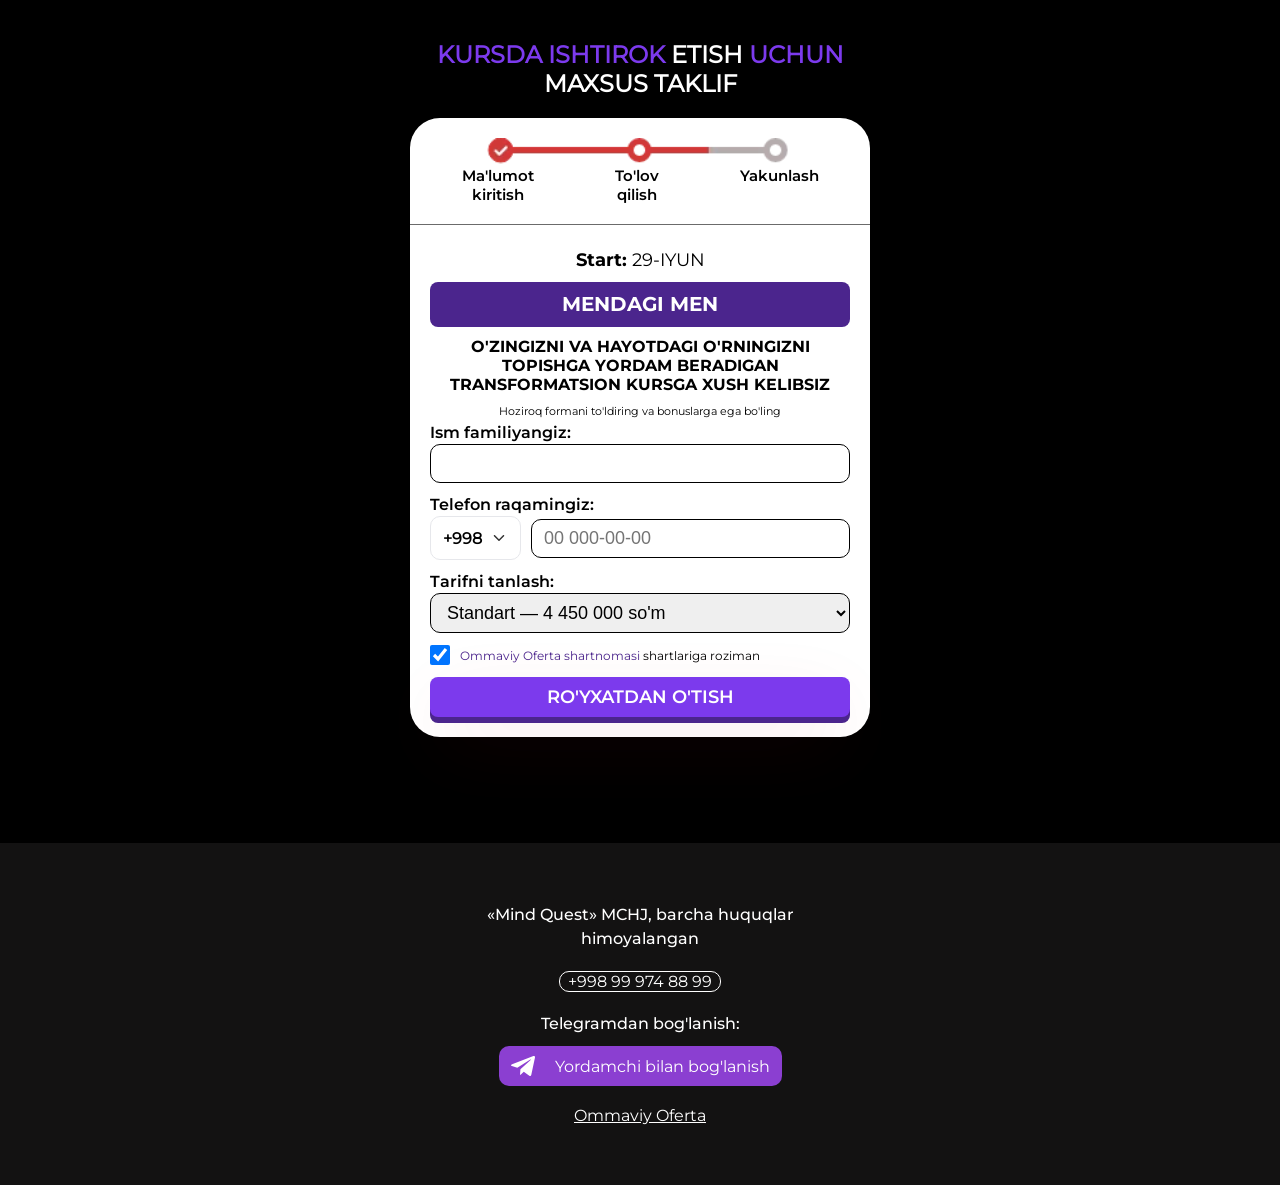
<file: index.html>
<!DOCTYPE html>
<html lang="en">

<head>
  <meta charset="UTF-8">
  <meta name="viewport" content="width=device-width, initial-scale=1.0">
  <title>Tolov sahifasi</title>
  <link rel="preconnect" href="https://connect.facebook.net" crossorigin>
  <style>  
    * {
      margin: 0;
      padding: 0;
      box-sizing: border-box
    }  
  
    body {
      font-family: MontserratNormal, sans-serif;
      background-color: #000;
    }

    .main {
      padding: 40px 0 106px
    }

    .main-container {
      max-width: 500px;
      margin: 0 auto;
      padding: 0 20px
    }

    .main-plan {
      background: #000;
      border-radius: 30px;
      padding: 2px 2px 30px
    }

    .plan-header {
      padding: 20px 31px;
      border-radius: 30px 30px 0 0;
      margin-bottom: 24px
    }

    .line {
      margin: 0 auto;
      display: flex;
      object-fit: contain;
      width: 90%;
      filter: invert(1)
    }

    .plan-header-bottom {
      display: flex;
      justify-content: space-between;
      max-width: 335px;
      margin: 0 auto
    }

    .plan-header-bottom-text {
      font-family: MontserratSemiBold, sans-serif;
      font-weight: 600;
      font-size: 15px;
      text-align: center;
      color: #fff
    }

    .plan-title {
      font-family: MontserratBold, sans-serif;
      font-weight: 700;
      font-size: 16px;
      text-align: center;
      text-transform: uppercase;
      line-height: 100%;
      padding: 20px;
      background-color: #4b258d;
      border-radius: 8px;
      color: #fff;
      max-width: 420px;
      margin: 0 auto
    }

    .plan-date {
      font-family: MontserratNormal, sans-serif;
      font-size: 18px;
      text-align: center;
      margin-bottom: 11px;
      font-weight: 400
    }

    b {
      font-family: MontserratBold, sans-serif;
      font-weight: 700
    }

    .plan-description {
      font-family: MontserratBold, sans-serif;
      text-align: center;
      font-size: 16px;
      font-weight: 700;
      margin: 0 auto 10px
    }

    .center {
      padding: 0 20px
    }

    .plan-select-now {
      text-align: center;
      font-family: MontserratNormal, sans-serif;
      font-size: 12px;
      font-weight: 400;
      margin-bottom: 5px
    }

    .form {
      display: grid;
      grid-template-columns: 1fr;
      gap: 12px
    }

    .form__col {
      display: grid;
      grid-template-columns: 1fr
    }

    .label {
      font-family: MontserratSemiBold, sa ns-serif;
      font-size: 16px;
      margin-bottom: 2px
    }

    .input {
      padding: 8px 12px;
      border-radius: 10px;
      border: 1px solid #000;
      outline: none;
      font-size: 18px
    }

    .plan-list-btn {
      font-family: MontserratSemiBold, sans-serif;
      width: 100%;
      text-align: center;
      background: #7c3aed;
      border: none;
      padding: 9px 31px;
      border-radius: 8px;
      font-size: 18px;
      font-weight: 600;
      color: #fff;
      cursor: pointer;
      transition: all .3s;
      text-transform: uppercase
    }

    footer {
      background: #000;
      padding: 40px 0;
      color: #fff;
      text-align: center
    }

    .footer-container {
      max-width: 384px;
      margin: 0 auto;
      padding: 20px;
      display: flex;
      flex-direction: column;
      justify-content: center;
      gap: 20px
    }

    .footer-title {
      font-family: MontserratMedium, sans-serif;
      font-weight: 500;
      font-size: 16px;
      line-height: 1.5;
      text-align: center
    }

    .footer__number {
      padding: 0 8px;
      border: 1px solid #fff;
      max-width: 160px;
      margin: 0 auto;
      border-radius: 10px;
      font-family: MontserratNormal, sans-serif;
      font-size: 16px;
      color: #fff;
      text-decoration: none
    }

    .footer__link-telegram {
      background: #8b3fd1;
      padding: 8px 12px;
      border-radius: 10px;
      max-width: 289px;
      display: flex;
      align-items: center;
      gap: 20px;
      font-family: MontserratNormal, sans-serif;
      font-size: 16px;
      color: #fff;
      text-decoration: none;
      margin: 0 auto
    }

    .dropdown {
      width: fit-content
    }

    .dropdown__toggle {
      display: flex;
      align-items: center;
      justify-content: space-between;
      gap: 8px;
      cursor: pointer;
      padding: 10px 12px;
      border-radius: 10px;
      border: 1px solid #e6e7eb;
      background: #fff;
      user-select: none;
      min-height: 44px;
    }

    .selected-code {
      font-weight: 700
    }

    .chev {
      width: 18px;
      height: 18px;
      display: inline-block;
      transition: transform .18s ease;
      opacity: .8
    }

    .chev.open {
      transform: rotate(180deg);
      opacity: 1
    }

    .dropdown__list {
      position: absolute;
      top: calc(100% + 8px);
      left: 0;
      width: 100%;
      background: #fff;
      border: 1px solid #e6e7eb;
      border-radius: 10px;
      box-shadow: 0 12px 30px rgba(12, 18, 31, 0.08);
      max-height: 215px;
      overflow: auto;
      z-index: 120;
      display: none;
      padding: 6px;
    }

    .dropdown__list.open {
      display: block
    }

    .dropdown__item {
      display: flex;
      justify-content: space-between;
      align-items: center;
      padding: 8px 10px;
      border-radius: 8px;
      cursor: pointer;
      font-size: 14px;
      color: #111;
    }

    .dropdown__item:hover {
      background: #f4f7ff
    }

    .dropdown__item[aria-selected="true"] {
      background: #eef6ff;
      font-weight: 700
    }

    .country-name {
      white-space: nowrap;
      overflow: hidden;
      text-overflow: ellipsis;
      padding-right: 8px
    }

    .country-code {
      opacity: .9;
      font-weight: 700
    }

    .phone-wrap {
      display: flex;
      gap: 10px;
      align-items: center;
      position: relative;
    }

    #localPhone {
      flex: 1;
      min-width: 160px
    }

    .hint {
      color: #6b7280;
      font-size: 13px;
      margin-top: 8px;
      display: block
    }

    .whatsapp_info {
      display: flex;
      align-items: center;
      gap: 10px;
      padding: 15px 0px 15px 20px;
      border: 1px dashed black;
      border-radius: 100px;
      margin-top: 15px;
    }

    .whatsapp_info__text {
      font-size: clamp(10px, 3vw, 12px);
      color: #474343;
    }
  </style>
  <link rel="stylesheet" href="./css/index.css" media="print" onload="this.media='all'">
</head>

<body>
  <section class="main">
    <div class="main-container">
      <h1 class="title">
        <span>Kursda Ishtirok</span> Etish <span>uchun</span> <br> maXsus taklif
      </h1>
      <div class="main-plan">
        <div class="plan-header">
          <img alt="Supermiya" class="line" src="./images/line.webp" width="335" height="28" loading="lazy">
          <div class="plan-header-bottom">
            <p class="plan-header-bottom-text">Ma'lumot <br> kiritish</p>
            <p class="plan-header-bottom-text">To'lov <br> qilish</p>
            <p class="plan-header-bottom-text">Yakunlash</p>
          </div>
        </div>
        <div class="center">
          <p class="plan-date"><b>Start:</b> 29-IYUN</p>
          <p class="plan-title">Mendagi Men</p>
          <p class="plan-description">O'zingizni va hayotdagi o'rningizni topishga yordam beradigan transformatsion
            kursga xush kelibsiz</p>
          <p class="plan-select-now">Hoziroq formani to'ldiring va bonuslarga ega bo'ling</p>
          <form id="form" class="form" novalidate>
            <div class="form__col">
              <label class="label" for="name">Ism familiyangiz:</label>
              <input id="name" name="Ism" class="input" autocomplete="name" />
            </div>

            <div class="form__col">
              <label class="label">Telefon raqamingiz:</label>
              <div class="row phone-wrap">
                <!-- custom dropdown (rendered from array) -->
                <div class="dropdown" id="countryDropdown" aria-haspopup="listbox">
                  <div id="dropdownToggle" class="dropdown__toggle" role="button" tabindex="0" aria-expanded="false"
                    aria-controls="dropdownList">
                    <span class="selected-code" id="selectedCode">+998</span>
                    <svg class="chev" id="chev" viewBox="0 0 24 24" fill="none" stroke="currentColor" stroke-width="2"
                      stroke-linecap="round" stroke-linejoin="round" aria-hidden="true">
                      <polyline points="6 9 12 15 18 9"></polyline>
                    </svg>
                  </div>
                  <div id="dropdownList" class="dropdown__list" role="listbox" tabindex="-1" aria-label="Davlatlar">
                    <!-- items injected by JS -->
                  </div>
                </div>

                <!-- phone input -->
                <input id="localPhone" name="Telefon raqam" class="input" inputmode="numeric" placeholder="99 123-45-67"
                  required autocomplete="tel" />
              </div>
            </div>

            <div class="form__col">
              <label class="label" for="course">Tarifni tanlash:</label>
              <select id="course" name="Tarif" class="input">
                <option value="standart" selected>Standart — 4 450 000 so'm</option>
                <option value="premium">Premium — 4 950 000 so'm</option>
                <option value="vip">VIP — 13 500 000 so'm</option>
              </select>
            </div>

            <div style="display: flex; align-items: center; gap: 10px;">
              <input class="offertaCheck" type="checkbox" value="true" required checked id="check"
                style="width: 20px; height: 20px;">
              <label for="check" style="font-size: 12px;">
                <a style="color: #4b258d; text-decoration: none;" target="_blank"
                  href="./oferta.html">
                  Ommaviy Oferta shartnomasi
                </a> shartlariga roziman
              </label>
            </div>

            <button type="submit" class="btn plan-list-btn">Ro'yxatdan o'tish</button>
          </form>

        </div>
      </div>
    </div>
  </section>
  <footer>
    <div class="footer-container">
      <p class="footer-title">«Mind Quest» MCHJ, barcha huquqlar himoyalangan</p>
      <a href="tel:+998999748899" class="footer__number">+998 99 974 88 99</a>
      <p class="footer-title" style="margin-bottom: -10px;">Telegramdan bog'lanish:</p>
      <a target="_blank"
        href="https://t.me/Mindquest_1?text=Assalomu%20alaykum.%0AMen%20Mendagi%20Men%20kursiga%20yozilmoqchi%20edim."
        class="footer__link-telegram">
        <svg width="24" height="24" viewBox="0 0 24 24" fill="none" xmlns="http://www.w3.org/2000/svg">
          <path
            d="M9.41718 15.1853L9.02018 20.7693C9.58818 20.7693 9.83418 20.5253 10.1292 20.2323L12.7922 17.6873L18.3102 21.7283C19.3222 22.2923 20.0352 21.9953 20.3082 20.7973L23.9302 3.82531L23.9312 3.82431C24.2522 2.32831 23.3902 1.74331 22.4042 2.11031L1.11418 10.2613C-0.338822 10.8253 -0.316822 11.6353 0.867178 12.0023L6.31018 13.6953L18.9532 5.78431C19.5482 5.39031 20.0892 5.60831 19.6442 6.00231L9.41718 15.1853Z"
            fill="white"></path>
        </svg>
        Yordamchi bilan bog'lanish
      </a>
      <a style="color: #fff; font-family: MontserratNormal, sans-serif; font-size: 16px;" target="_blank"
        href="./oferta.html">
        Ommaviy Oferta
      </a>
    </div>
  </footer>
  <script defer src="./js/app.js"></script>
</body>

</html>
</file>
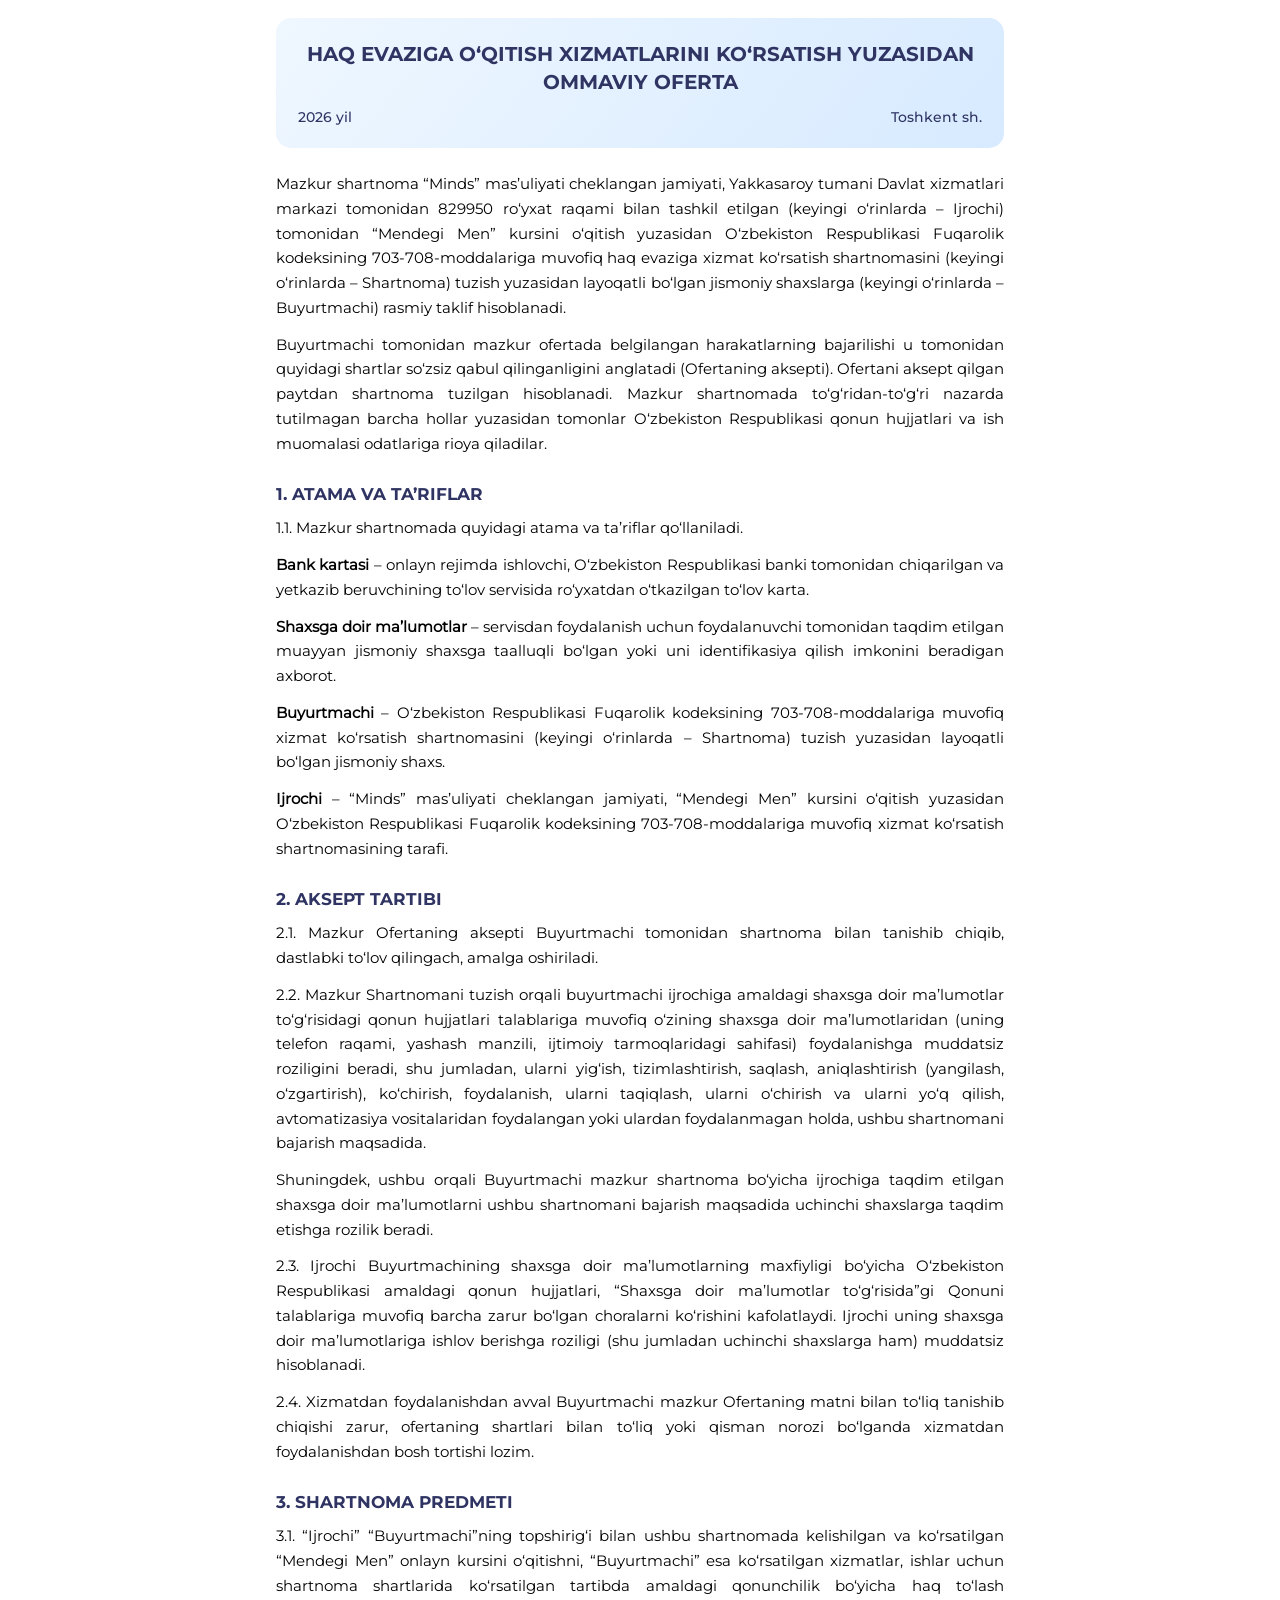
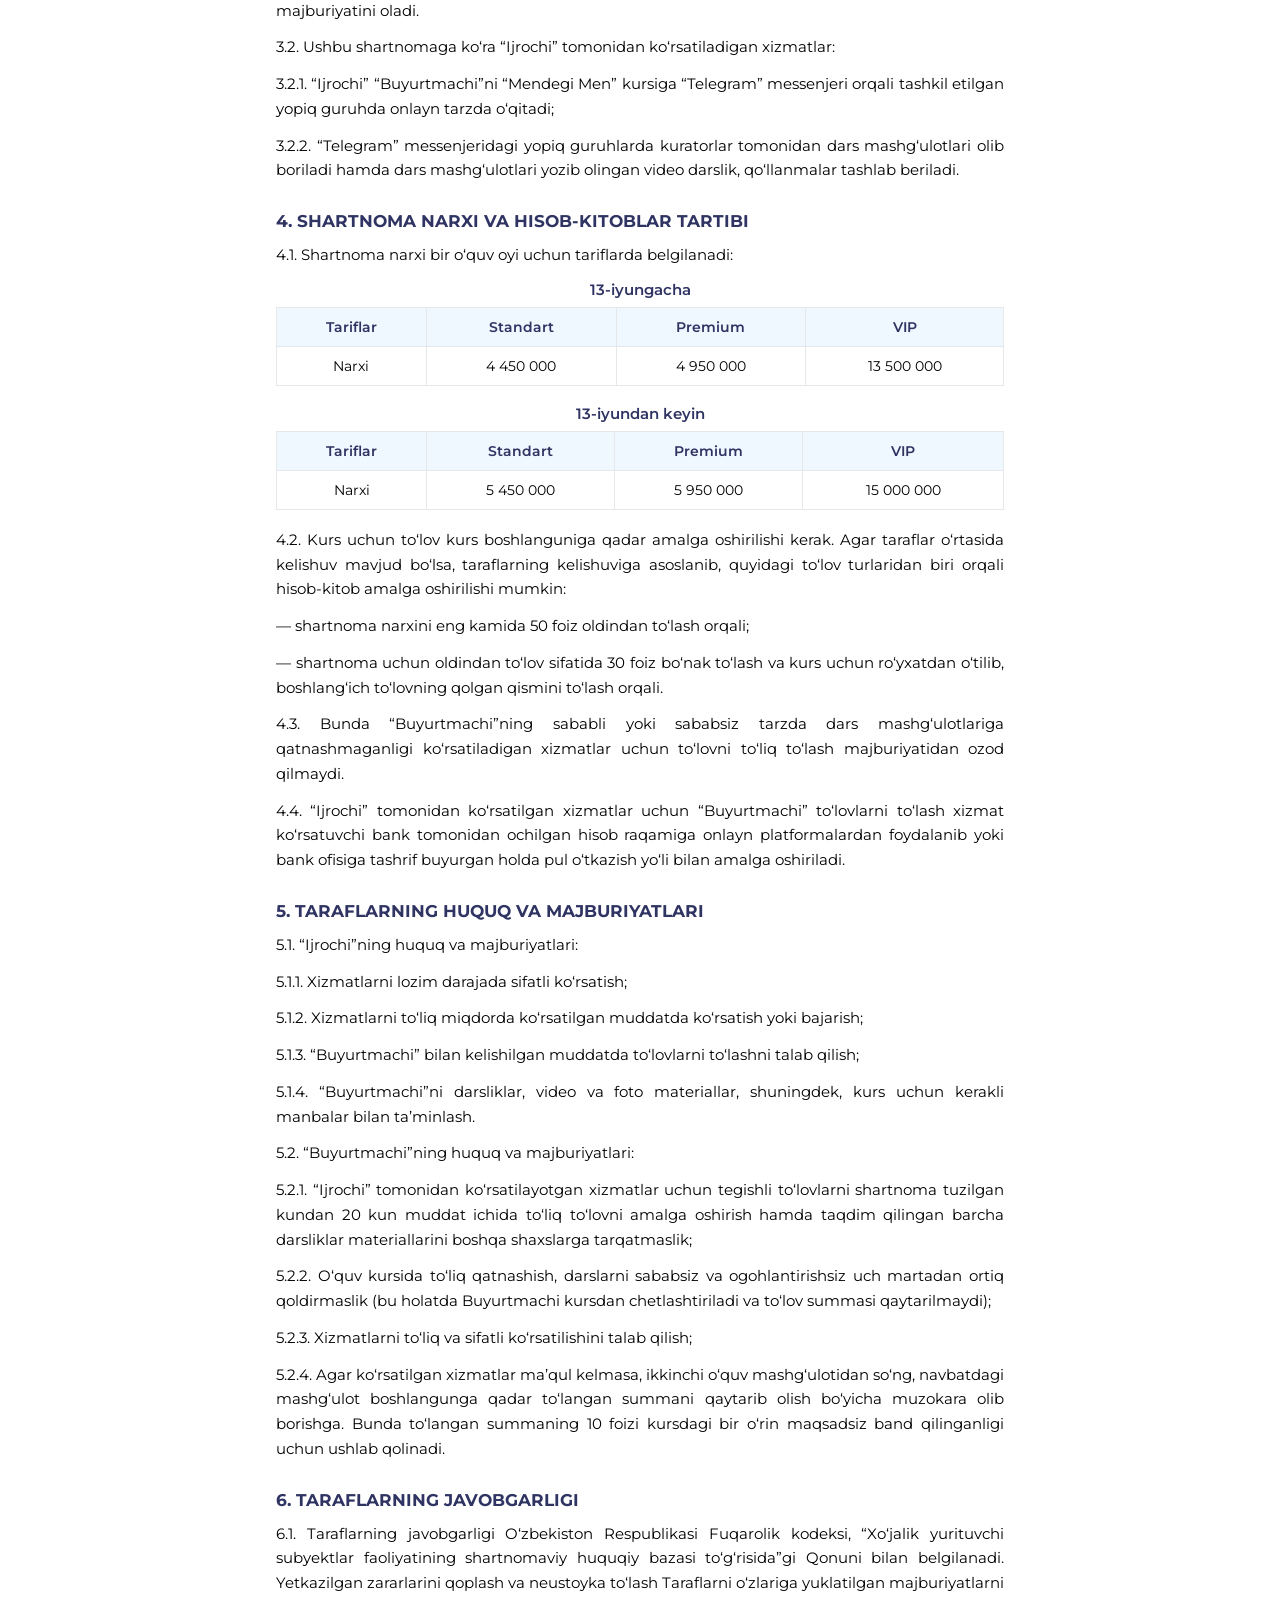
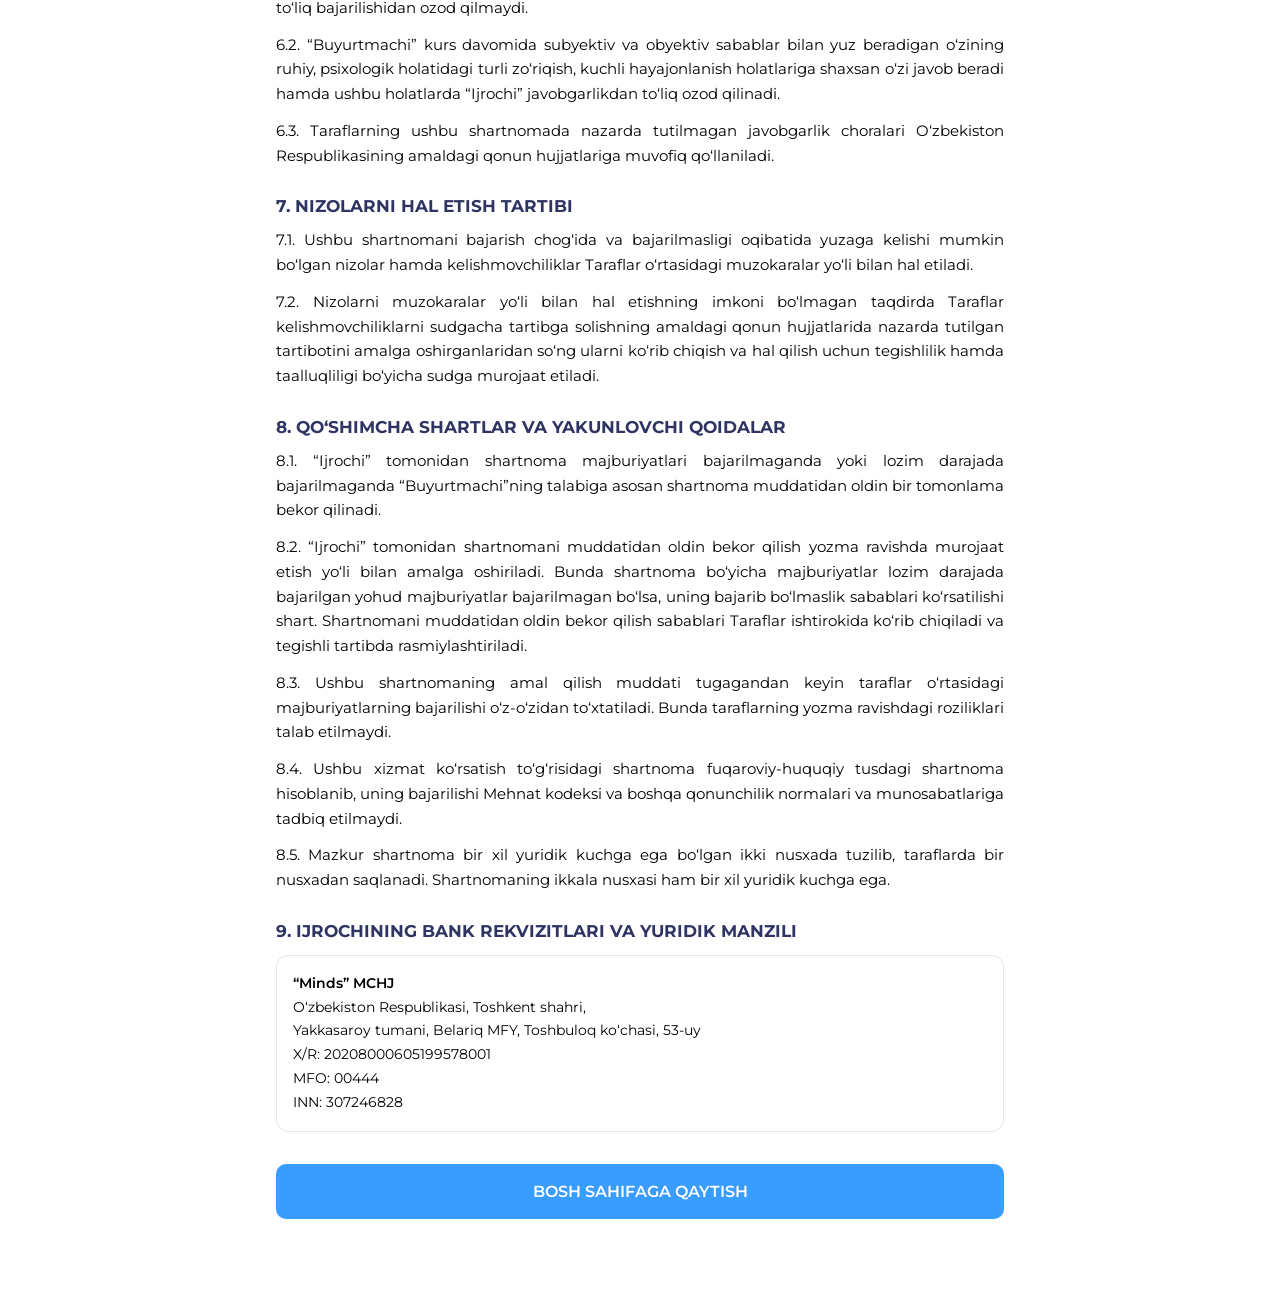
<file: oferta.html>
<!DOCTYPE html>
<html lang="uz">

<head>
    <meta charset="UTF-8">
    <meta name="viewport" content="width=device-width,initial-scale=1">
    <title>Ommaviy Oferta — Mendagi Men</title>
    <style>
        * {margin: 0;padding: 0;box-sizing: border-box}
        body {font-family: MontserratNormal, sans-serif;color: #000;background: #fff}
        .oferta {padding: 18px 0 76px}
        .oferta-container {max-width: 760px;margin: 0 auto;padding: 0 16px}
        .oferta__header {background: linear-gradient(128.56deg, #eff7ff 0%, #d7eaff 100%);border-radius: 15px;padding: 22px;margin-bottom: 24px;text-align: center}
        .oferta__title {font-family: MontserratBold, sans-serif;color: #2f3463;font-size: 20px;font-weight: 700;text-transform: uppercase;line-height: 1.4}
        .oferta__meta {display: flex;justify-content: space-between;font-size: 14px;color: #2f3463;margin-top: 12px;font-family: MontserratMedium, sans-serif}
        .oferta h2 {font-family: MontserratBold, sans-serif;font-size: 17px;color: #2f3463;margin: 28px 0 12px;text-transform: uppercase}
        .oferta p {font-size: 15px;line-height: 1.65;margin-bottom: 12px;text-align: justify}
        .oferta table {width: 100%;border-collapse: collapse;margin: 12px 0 18px}
        .oferta th, .oferta td {border: 1px solid #e5e7eb;padding: 10px;font-size: 14px;text-align: center}
        .oferta th {font-family: MontserratSemiBold, sans-serif;background: #eff7ff;color: #2f3463}
        .oferta caption {font-family: MontserratSemiBold, sans-serif;font-size: 15px;color: #2f3463;padding-bottom: 8px;caption-side: top}
        .oferta__rekvizit {border: 1px solid #e5e7eb;border-radius: 12px;padding: 16px;margin-top: 14px;font-size: 14px;line-height: 1.7}
        .oferta__rekvizit b {font-family: MontserratSemiBold, sans-serif}
        .oferta__back {display: flex;justify-content: center;padding: 18px;width: 100%;background: #399cff;border-radius: 10px;font-family: MontserratSemiBold, sans-serif;font-weight: 600;color: #fff;text-decoration: none;text-transform: uppercase;margin-top: 32px}
        @media (max-width: 480px) {.oferta__title {font-size: 16px}.oferta p {font-size: 14px}}
    </style>
    <link rel="stylesheet" href="./css/main.css" media="print" onload="this.media='all'">
</head>

<body>
    <div class="oferta">
        <div class="oferta-container">
            <div class="oferta__header">
                <h1 class="oferta__title">Haq evaziga o‘qitish xizmatlarini ko‘rsatish yuzasidan ommaviy oferta</h1>
                <div class="oferta__meta"><span>2026 yil</span><span>Toshkent sh.</span></div>
            </div>

            <p>Mazkur shartnoma “Minds” mas’uliyati cheklangan jamiyati, Yakkasaroy tumani Davlat xizmatlari markazi
                tomonidan 829950 ro‘yxat raqami bilan tashkil etilgan (keyingi o‘rinlarda – Ijrochi) tomonidan
                “Mendegi Men” kursini o‘qitish yuzasidan O‘zbekiston Respublikasi Fuqarolik kodeksining
                703-708-moddalariga muvofiq haq evaziga xizmat ko‘rsatish shartnomasini (keyingi o‘rinlarda –
                Shartnoma) tuzish yuzasidan layoqatli bo‘lgan jismoniy shaxslarga (keyingi o‘rinlarda – Buyurtmachi)
                rasmiy taklif hisoblanadi.</p>
            <p>Buyurtmachi tomonidan mazkur ofertada belgilangan harakatlarning bajarilishi u tomonidan quyidagi
                shartlar so‘zsiz qabul qilinganligini anglatadi (Ofertaning aksepti). Ofertani aksept qilgan paytdan
                shartnoma tuzilgan hisoblanadi. Mazkur shartnomada to‘g‘ridan-to‘g‘ri nazarda tutilmagan barcha hollar
                yuzasidan tomonlar O‘zbekiston Respublikasi qonun hujjatlari va ish muomalasi odatlariga rioya
                qiladilar.</p>

            <h2>1. Atama va ta’riflar</h2>
            <p>1.1. Mazkur shartnomada quyidagi atama va ta’riflar qo‘llaniladi.</p>
            <p><b>Bank kartasi</b> – onlayn rejimda ishlovchi, O‘zbekiston Respublikasi banki tomonidan chiqarilgan va
                yetkazib beruvchining to‘lov servisida ro‘yxatdan o‘tkazilgan to‘lov karta.</p>
            <p><b>Shaxsga doir ma’lumotlar</b> – servisdan foydalanish uchun foydalanuvchi tomonidan taqdim etilgan
                muayyan jismoniy shaxsga taalluqli bo‘lgan yoki uni identifikasiya qilish imkonini beradigan axborot.</p>
            <p><b>Buyurtmachi</b> – O‘zbekiston Respublikasi Fuqarolik kodeksining 703-708-moddalariga muvofiq xizmat
                ko‘rsatish shartnomasini (keyingi o‘rinlarda – Shartnoma) tuzish yuzasidan layoqatli bo‘lgan jismoniy
                shaxs.</p>
            <p><b>Ijrochi</b> – “Minds” mas’uliyati cheklangan jamiyati, “Mendegi Men” kursini o‘qitish yuzasidan
                O‘zbekiston Respublikasi Fuqarolik kodeksining 703-708-moddalariga muvofiq xizmat ko‘rsatish
                shartnomasining tarafi.</p>

            <h2>2. Aksept tartibi</h2>
            <p>2.1. Mazkur Ofertaning aksepti Buyurtmachi tomonidan shartnoma bilan tanishib chiqib, dastlabki to‘lov
                qilingach, amalga oshiriladi.</p>
            <p>2.2. Mazkur Shartnomani tuzish orqali buyurtmachi ijrochiga amaldagi shaxsga doir ma’lumotlar
                to‘g‘risidagi qonun hujjatlari talablariga muvofiq o‘zining shaxsga doir ma’lumotlaridan (uning telefon
                raqami, yashash manzili, ijtimoiy tarmoqlaridagi sahifasi) foydalanishga muddatsiz roziligini beradi,
                shu jumladan, ularni yig‘ish, tizimlashtirish, saqlash, aniqlashtirish (yangilash, o‘zgartirish),
                ko‘chirish, foydalanish, ularni taqiqlash, ularni o‘chirish va ularni yo‘q qilish, avtomatizasiya
                vositalaridan foydalangan yoki ulardan foydalanmagan holda, ushbu shartnomani bajarish maqsadida.</p>
            <p>Shuningdek, ushbu orqali Buyurtmachi mazkur shartnoma bo‘yicha ijrochiga taqdim etilgan shaxsga doir
                ma’lumotlarni ushbu shartnomani bajarish maqsadida uchinchi shaxslarga taqdim etishga rozilik beradi.</p>
            <p>2.3. Ijrochi Buyurtmachining shaxsga doir ma’lumotlarning maxfiyligi bo‘yicha O‘zbekiston Respublikasi
                amaldagi qonun hujjatlari, “Shaxsga doir ma’lumotlar to‘g‘risida”gi Qonuni talablariga muvofiq barcha
                zarur bo‘lgan choralarni ko‘rishini kafolatlaydi. Ijrochi uning shaxsga doir ma’lumotlariga ishlov
                berishga roziligi (shu jumladan uchinchi shaxslarga ham) muddatsiz hisoblanadi.</p>
            <p>2.4. Xizmatdan foydalanishdan avval Buyurtmachi mazkur Ofertaning matni bilan to‘liq tanishib chiqishi
                zarur, ofertaning shartlari bilan to‘liq yoki qisman norozi bo‘lganda xizmatdan foydalanishdan bosh
                tortishi lozim.</p>

            <h2>3. Shartnoma predmeti</h2>
            <p>3.1. “Ijrochi” “Buyurtmachi”ning topshirig‘i bilan ushbu shartnomada kelishilgan va ko‘rsatilgan
                “Mendegi Men” onlayn kursini o‘qitishni, “Buyurtmachi” esa ko‘rsatilgan xizmatlar, ishlar uchun
                shartnoma shartlarida ko‘rsatilgan tartibda amaldagi qonunchilik bo‘yicha haq to‘lash majburiyatini
                oladi.</p>
            <p>3.2. Ushbu shartnomaga ko‘ra “Ijrochi” tomonidan ko‘rsatiladigan xizmatlar:</p>
            <p>3.2.1. “Ijrochi” “Buyurtmachi”ni “Mendegi Men” kursiga “Telegram” messenjeri orqali tashkil etilgan
                yopiq guruhda onlayn tarzda o‘qitadi;</p>
            <p>3.2.2. “Telegram” messenjeridagi yopiq guruhlarda kuratorlar tomonidan dars mashg‘ulotlari olib
                boriladi hamda dars mashg‘ulotlari yozib olingan video darslik, qo‘llanmalar tashlab beriladi.</p>

            <h2>4. Shartnoma narxi va hisob-kitoblar tartibi</h2>
            <p>4.1. Shartnoma narxi bir o‘quv oyi uchun tariflarda belgilanadi:</p>
            <table>
                <caption>13-iyungacha</caption>
                <tr><th>Tariflar</th><th>Standart</th><th>Premium</th><th>VIP</th></tr>
                <tr><td>Narxi</td><td>4 450 000</td><td>4 950 000</td><td>13 500 000</td></tr>
            </table>
            <table>
                <caption>13-iyundan keyin</caption>
                <tr><th>Tariflar</th><th>Standart</th><th>Premium</th><th>VIP</th></tr>
                <tr><td>Narxi</td><td>5 450 000</td><td>5 950 000</td><td>15 000 000</td></tr>
            </table>
            <p>4.2. Kurs uchun to‘lov kurs boshlanguniga qadar amalga oshirilishi kerak. Agar taraflar o‘rtasida
                kelishuv mavjud bo‘lsa, taraflarning kelishuviga asoslanib, quyidagi to‘lov turlaridan biri orqali
                hisob-kitob amalga oshirilishi mumkin:</p>
            <p>— shartnoma narxini eng kamida 50 foiz oldindan to‘lash orqali;</p>
            <p>— shartnoma uchun oldindan to‘lov sifatida 30 foiz bo‘nak to‘lash va kurs uchun ro‘yxatdan o‘tilib,
                boshlang‘ich to‘lovning qolgan qismini to‘lash orqali.</p>
            <p>4.3. Bunda “Buyurtmachi”ning sababli yoki sababsiz tarzda dars mashg‘ulotlariga qatnashmaganligi
                ko‘rsatiladigan xizmatlar uchun to‘lovni to‘liq to‘lash majburiyatidan ozod qilmaydi.</p>
            <p>4.4. “Ijrochi” tomonidan ko‘rsatilgan xizmatlar uchun “Buyurtmachi” to‘lovlarni to‘lash xizmat
                ko‘rsatuvchi bank tomonidan ochilgan hisob raqamiga onlayn platformalardan foydalanib yoki bank
                ofisiga tashrif buyurgan holda pul o‘tkazish yo‘li bilan amalga oshiriladi.</p>

            <h2>5. Taraflarning huquq va majburiyatlari</h2>
            <p>5.1. “Ijrochi”ning huquq va majburiyatlari:</p>
            <p>5.1.1. Xizmatlarni lozim darajada sifatli ko‘rsatish;</p>
            <p>5.1.2. Xizmatlarni to‘liq miqdorda ko‘rsatilgan muddatda ko‘rsatish yoki bajarish;</p>
            <p>5.1.3. “Buyurtmachi” bilan kelishilgan muddatda to‘lovlarni to‘lashni talab qilish;</p>
            <p>5.1.4. “Buyurtmachi”ni darsliklar, video va foto materiallar, shuningdek, kurs uchun kerakli manbalar
                bilan ta’minlash.</p>
            <p>5.2. “Buyurtmachi”ning huquq va majburiyatlari:</p>
            <p>5.2.1. “Ijrochi” tomonidan ko‘rsatilayotgan xizmatlar uchun tegishli to‘lovlarni shartnoma tuzilgan
                kundan 20 kun muddat ichida to‘liq to‘lovni amalga oshirish hamda taqdim qilingan barcha darsliklar
                materiallarini boshqa shaxslarga tarqatmaslik;</p>
            <p>5.2.2. O‘quv kursida to‘liq qatnashish, darslarni sababsiz va ogohlantirishsiz uch martadan ortiq
                qoldirmaslik (bu holatda Buyurtmachi kursdan chetlashtiriladi va to‘lov summasi qaytarilmaydi);</p>
            <p>5.2.3. Xizmatlarni to‘liq va sifatli ko‘rsatilishini talab qilish;</p>
            <p>5.2.4. Agar ko‘rsatilgan xizmatlar ma’qul kelmasa, ikkinchi o‘quv mashg‘ulotidan so‘ng, navbatdagi
                mashg‘ulot boshlangunga qadar to‘langan summani qaytarib olish bo‘yicha muzokara olib borishga. Bunda
                to‘langan summaning 10 foizi kursdagi bir o‘rin maqsadsiz band qilinganligi uchun ushlab qolinadi.</p>

            <h2>6. Taraflarning javobgarligi</h2>
            <p>6.1. Taraflarning javobgarligi O‘zbekiston Respublikasi Fuqarolik kodeksi, “Xo‘jalik yurituvchi
                subyektlar faoliyatining shartnomaviy huquqiy bazasi to‘g‘risida”gi Qonuni bilan belgilanadi.
                Yetkazilgan zararlarini qoplash va neustoyka to‘lash Taraflarni o‘zlariga yuklatilgan majburiyatlarni
                to‘liq bajarilishidan ozod qilmaydi.</p>
            <p>6.2. “Buyurtmachi” kurs davomida subyektiv va obyektiv sabablar bilan yuz beradigan o‘zining ruhiy,
                psixologik holatidagi turli zo‘riqish, kuchli hayajonlanish holatlariga shaxsan o‘zi javob beradi
                hamda ushbu holatlarda “Ijrochi” javobgarlikdan to‘liq ozod qilinadi.</p>
            <p>6.3. Taraflarning ushbu shartnomada nazarda tutilmagan javobgarlik choralari O‘zbekiston
                Respublikasining amaldagi qonun hujjatlariga muvofiq qo‘llaniladi.</p>

            <h2>7. Nizolarni hal etish tartibi</h2>
            <p>7.1. Ushbu shartnomani bajarish chog‘ida va bajarilmasligi oqibatida yuzaga kelishi mumkin bo‘lgan
                nizolar hamda kelishmovchiliklar Taraflar o‘rtasidagi muzokaralar yo‘li bilan hal etiladi.</p>
            <p>7.2. Nizolarni muzokaralar yo‘li bilan hal etishning imkoni bo‘lmagan taqdirda Taraflar
                kelishmovchiliklarni sudgacha tartibga solishning amaldagi qonun hujjatlarida nazarda tutilgan
                tartibotini amalga oshirganlaridan so‘ng ularni ko‘rib chiqish va hal qilish uchun tegishlilik hamda
                taalluqliligi bo‘yicha sudga murojaat etiladi.</p>

            <h2>8. Qo‘shimcha shartlar va yakunlovchi qoidalar</h2>
            <p>8.1. “Ijrochi” tomonidan shartnoma majburiyatlari bajarilmaganda yoki lozim darajada bajarilmaganda
                “Buyurtmachi”ning talabiga asosan shartnoma muddatidan oldin bir tomonlama bekor qilinadi.</p>
            <p>8.2. “Ijrochi” tomonidan shartnomani muddatidan oldin bekor qilish yozma ravishda murojaat etish yo‘li
                bilan amalga oshiriladi. Bunda shartnoma bo‘yicha majburiyatlar lozim darajada bajarilgan yohud
                majburiyatlar bajarilmagan bo‘lsa, uning bajarib bo‘lmaslik sabablari ko‘rsatilishi shart.
                Shartnomani muddatidan oldin bekor qilish sabablari Taraflar ishtirokida ko‘rib chiqiladi va tegishli
                tartibda rasmiylashtiriladi.</p>
            <p>8.3. Ushbu shartnomaning amal qilish muddati tugagandan keyin taraflar o‘rtasidagi majburiyatlarning
                bajarilishi o‘z-o‘zidan to‘xtatiladi. Bunda taraflarning yozma ravishdagi roziliklari talab
                etilmaydi.</p>
            <p>8.4. Ushbu xizmat ko‘rsatish to‘g‘risidagi shartnoma fuqaroviy-huquqiy tusdagi shartnoma hisoblanib,
                uning bajarilishi Mehnat kodeksi va boshqa qonunchilik normalari va munosabatlariga tadbiq
                etilmaydi.</p>
            <p>8.5. Mazkur shartnoma bir xil yuridik kuchga ega bo‘lgan ikki nusxada tuzilib, taraflarda bir nusxadan
                saqlanadi. Shartnomaning ikkala nusxasi ham bir xil yuridik kuchga ega.</p>

            <h2>9. Ijrochining bank rekvizitlari va yuridik manzili</h2>
            <div class="oferta__rekvizit">
                <b>“Minds” MCHJ</b><br>
                O‘zbekiston Respublikasi, Toshkent shahri,<br>
                Yakkasaroy tumani, Belariq MFY, Toshbuloq ko‘chasi, 53-uy<br>
                X/R: 20208000605199578001<br>
                MFO: 00444<br>
                INN: 307246828
            </div>

            <a href="./index.html" class="oferta__back">Bosh sahifaga qaytish</a>
        </div>
    </div>
</body>

</html>
</file>
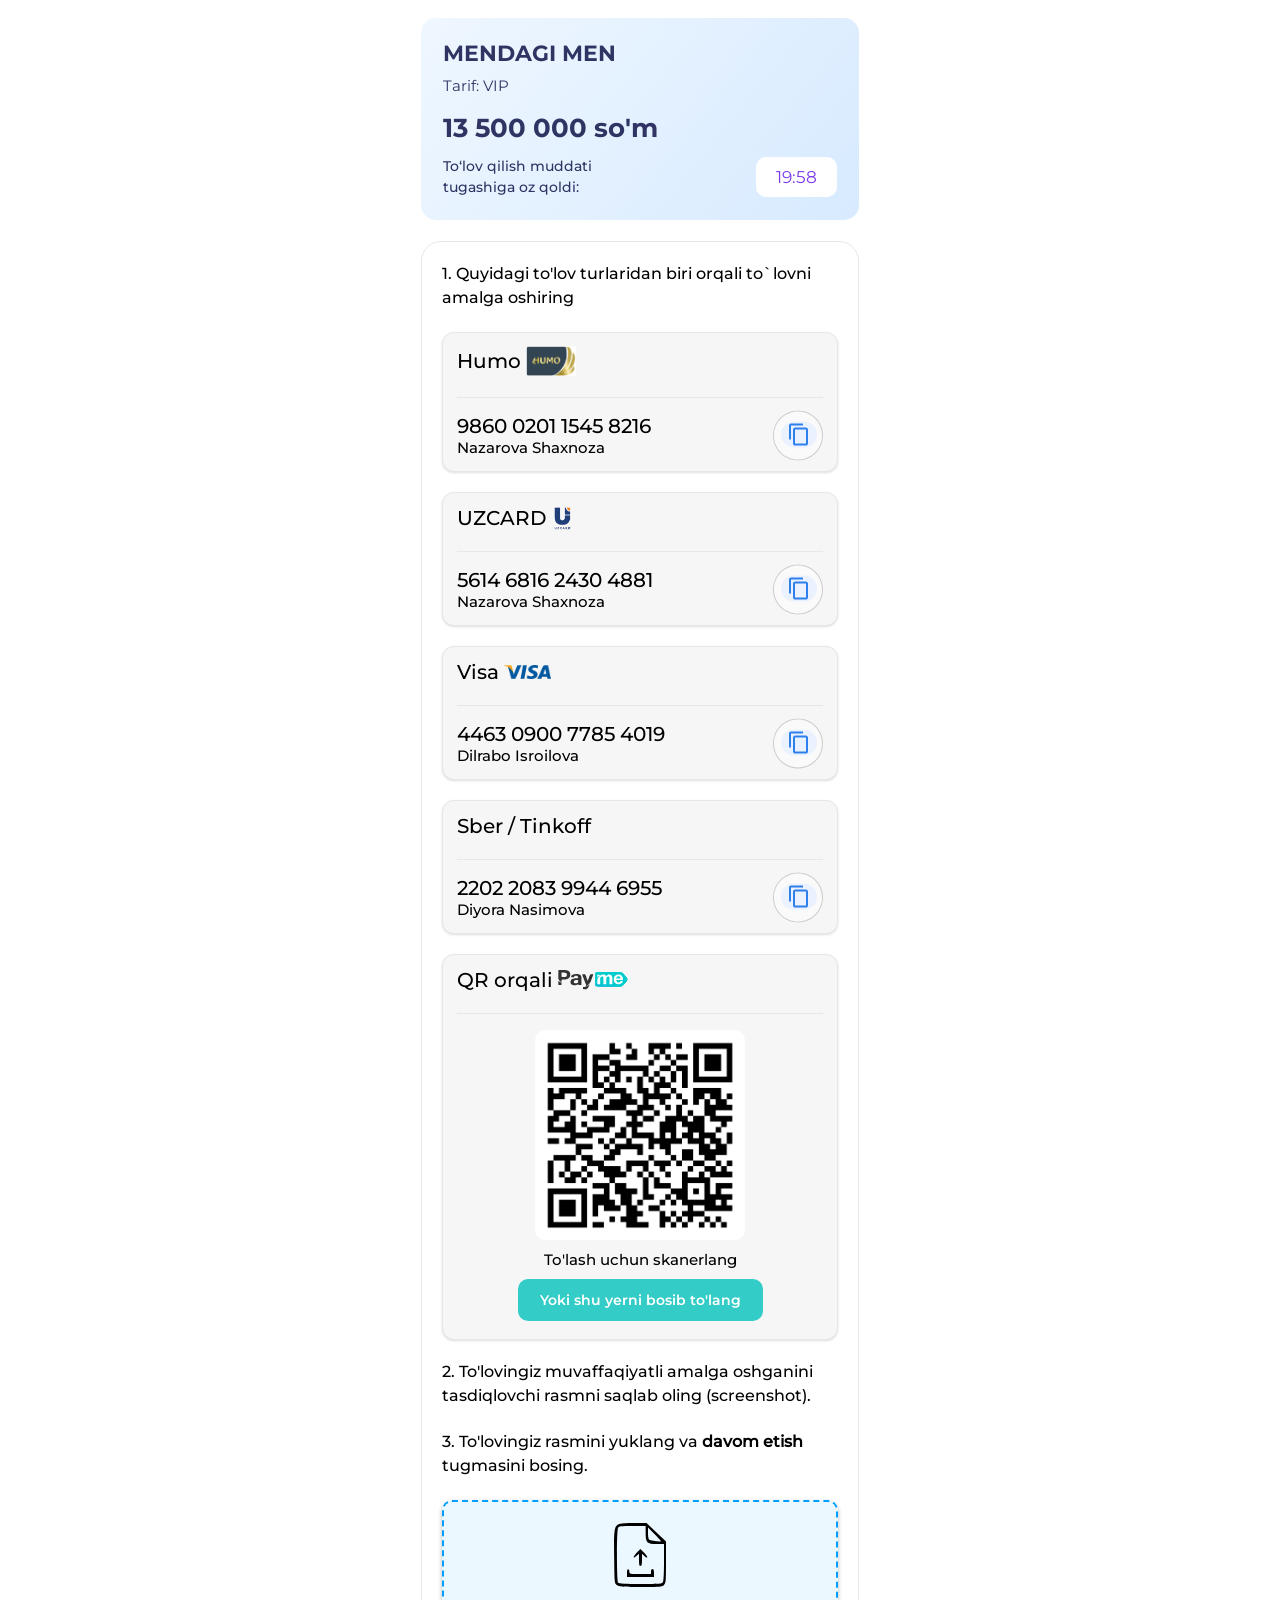
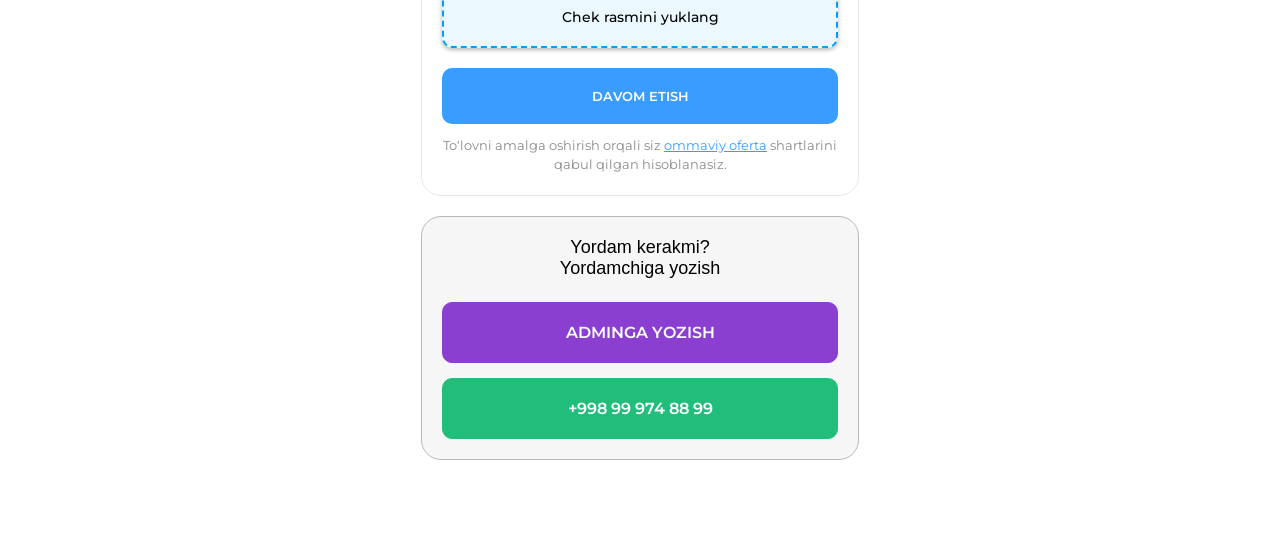
<file: pay.html>
<!DOCTYPE html>
<html lang="en">

<head>
    <meta charset="UTF-8">
    <meta name="viewport" content="width=device-width,initial-scale=1">
    <title>To'lov Sahifasi</title>
    <style>
        * {margin: 0;padding: 0;box-sizing: border-box }body {font-family: MontserratNormal, sans-serif }.payment {padding: 18px 0 76px }.payment-container {max-width: 470px;margin: 0 auto;padding: 0 16px }.payment__header {background: linear-gradient(128.56deg, #eff7ff 0%, #d7eaff 100%);border-radius: 15px;padding: 22px;margin-bottom: 21px }.payment__title {font-family: MontserratBold, sans-serif;color: #2f3463;font-size: 22px;font-weight: 700;margin-bottom: 9px;text-transform: uppercase }.payment__tariff {font-family: MontserratNormal, sans-serif;font-weight: 400;font-size: 15px;color: #2f3463;margin-bottom: 17px;text-transform: capitalize }.payment__price {font-family: MontserratBold, sans-serif;font-weight: 700;font-size: 26px;color: #2f3463;margin-bottom: 5px }.payment__timer {display: flex;align-items: center;justify-content: space-between }.payment__time {font-family: MontserratNormal, sans-serif;padding: 10px 20px;font-size: 17px;color: #7c3aed;background: #fff;border-radius: 10px }.payment__timer-label {max-width: 151px;font-family: MontserratMedium, sans-serif;font-size: 14px;color: #2f3463;line-height: 1.5 }.payment__instruction {padding: 22px 20px 0;border-radius: 20px;margin-bottom: 20px }.payment__step {font-family: MontserratMedium, sans-serif;font-size: 16px;font-weight: 500;color: #000;margin-bottom: 22px }.payment__card {border: 1px solid #e5e7eb;border-radius: 12px;margin-bottom: 20px;padding: 13px 14px 10px;display: flex;flex-direction: column }.payment__card-bottom {display: flex;align-items: center;justify-content: space-between }.payment__card-right {display: flex;flex-direction: column;align-items: center;max-width: 91px;font-size: 12px;color: #8a8a8a;cursor: pointer;border: none;gap: 2px;background: 0 0 }.payment__card-header {padding-bottom: 11px;border-bottom: 1px solid #e5e7eb;margin-bottom: 12px }.payment__card-type {font-family: MontserratMedium, sans-serif;font-size: 20px;font-weight: 500;display: flex;align-items: center;gap: 5px }.uzcard {width: 20px;height: 24px }.visa {width: 47px;height: 14px }.humo {width: 50px }.payment__card-amount {font-family: MontserratNormal, sans-serif;color: #000;font-weight: 700;font-size: 16px }.payment__card-number {font-family: MontserratMedium, sans-serif;color: #000;font-size: 20px }.payment__card-name {font-family: MontserratMedium, sans-serif;font-size: 15px }.radioRow {display: grid;grid-template-columns: 1fr 1fr;align-items: center;gap: 5px;margin-bottom: 20px }.radioBox {display: flex;align-items: center;gap: 5px;padding: 16px 10px;border: 1px solid #e5e7eb;border-radius: 10px;font-family: MontserratNormal, sans-serif;font-size: 16px;font-weight: 400 }.uploadCheck {padding: 20px 16px;display: flex;align-items: center;gap: 10px;font-family: MontserratNormal, sans-serif;font-size: 14px;font-weight: 400;border: 2px dashed #e5e7eb;border-radius: 10px;margin-bottom: 20px;cursor: pointer }.payment__btn {display: flex;justify-content: center;padding: 20px;width: 100%;background: #399cff;border-radius: 10px;font-family: MontserratSemiBold, sans-serif;font-weight: 600;color: #fff;text-decoration: none;transition: all .3s;text-transform: uppercase;border: none }.payment__help {border-radius: 20px;padding: 20px }.payment__help-text {font-size: 18px;font-family: MontserratNormal, sans-serif;max-width: 256px;text-align: center;margin: 0 auto 23px }.payment__btn--admin {background: #8b3fd1;border: 1px solid #8b3fd1 }.payment__qr {display: flex;flex-direction: column;align-items: center;gap: 10px;padding: 4px 0 8px }.payment__qr-img {width: 210px;height: 210px;border-radius: 10px }.payment__qr-label {font-family: MontserratMedium, sans-serif;font-size: 15px;color: #000 }.payment__qr-link {display: inline-block;font-family: MontserratSemiBold, sans-serif;font-size: 14px;color: #fff;background: #33ccc6;border-radius: 10px;padding: 12px 22px;text-decoration: none }.payme-qr-logo {width: 70px }@media (max-width:480px) {.payment__title {font-size: 17px }.payment__header {background: #d8ebff }.payment__card-number {font-size: 16px }.payment__card-amount {font-size: 18px }.payment__card-type {font-size: 17px }.payment__card-name {font-size: 14px }}
    </style>
    <link rel="stylesheet" href="./css/main.css" media="print" onload="this.media='all'">
</head>     
<body> 
    <div class="payment">
        <div class="payment-container">
            <div class="payment__header">
                <h2 class="payment__title">Mendagi Men</h2>
                <p class="payment__tariff"></p>
                <div class="payment__price pricesAll"></div>
                <div class="payment__price-usd priceUSD"
                    style="font-family: MontserratMedium, sans-serif;font-size:15px;color:#2f3463;margin-bottom:12px"></div>
                <div class="payment__timer"><span class="payment__timer-label">To‘lov qilish muddati tugashiga oz
                        qoldi:</span><span class="payment__time" id="timer">20:00</span></div>
            </div>
            <div class="payment__instruction">
                <p class="payment__step">1. Quyidagi to'lov turlaridan biri orqali to`lovni amalga oshiring</p>

                <!--                
                <a href="https://payme.uz/fallback/merchant/?id=6577197f7aff6eaacc086cbf"
                    class="payment__card payment__card--payme mb-0">
                    <img src="./images/payme.svg" class="payme" alt="" />
                    <p class="payme-text">To'lovga o'tish</p>

                </a>
                <br>

                <a href="https://my.click.uz/services/pay?service_id=30967&merchant_id=23168" class="payment__card payment__card--payme">
                    <img src="./images/click.svg" class="payme" alt="" />
                    <p class="payme-text">To'lovga o'tish</p>
                </a>
                <a href="https://app.paynet.uz/?m=37498" class="payment__card payment__card--payme">
                    <img src="./images/paynet.png" class="payme" alt="" />
                    <p class="payme-text">To'lovga o'tish</p>
                </a> -->

                <div class="payment__card payment__card--uzcard">
                    <div class="payment__card-header">
                        <div
                            style="display: flex;align-items: center;justify-content: space-between;margin-bottom: 10px;">
                            <span class="payment__card-type">Humo<img src="./images/humo.webp" alt="humo" width="30"
                                    class="humo"></span>
                        </div>
                    </div>
                    <div class="payment__card-bottom">
                        <div class="payment__card-left">
                            <div class="payment__card-number">9860 0201 1545 8216</div>
                            <div class="payment__card-name"> Nazarova Shaxnoza </div>
                        </div>
                        <button class="payment__card-right copy">
                            <svg width="50" height="51" viewBox="0 0 50 51" fill="none"
                                xmlns="http://www.w3.org/2000/svg">
                                <mask id="path-1-inside-1_21_546" fill="white">
                                    <path
                                        d="M0 25.5C0 11.6929 11.1929 0.5 25 0.5V0.5C38.8071 0.5 50 11.6929 50 25.5V25.5C50 39.3071 38.8071 50.5 25 50.5V50.5C11.1929 50.5 0 39.3071 0 25.5V25.5Z">
                                    </path>
                                </mask>
                                <path
                                    d="M0 25.5C0 11.6929 11.1929 0.5 25 0.5V0.5C38.8071 0.5 50 11.6929 50 25.5V25.5C50 39.3071 38.8071 50.5 25 50.5V50.5C11.1929 50.5 0 39.3071 0 25.5V25.5Z"
                                    fill="#FAFAFA"></path>
                                <path
                                    d="M25 50.5V49.5C11.7452 49.5 1 38.7548 1 25.5H0H-1C-1 39.8594 10.6406 51.5 25 51.5V50.5ZM50 25.5H49C49 38.7548 38.2548 49.5 25 49.5V50.5V51.5C39.3594 51.5 51 39.8594 51 25.5H50ZM25 0.5V1.5C38.2548 1.5 49 12.2452 49 25.5H50H51C51 11.1406 39.3594 -0.5 25 -0.5V0.5ZM25 0.5V-0.5C10.6406 -0.5 -1 11.1406 -1 25.5H0H1C1 12.2452 11.7452 1.5 25 1.5V0.5Z"
                                    fill="#CCCCCC" mask="url(#path-1-inside-1_21_546)"></path>
                                <rect x="8" y="11.5" width="36" height="26" rx="13" fill="#EBF2FF"></rect>
                                <path
                                    d="M32.9844 33.5V19.4844H22.0156V33.5H32.9844ZM32.9844 17.5156C33.5156 17.5156 33.9844 17.7188 34.3906 18.125C34.7969 18.5 35 18.9531 35 19.4844V33.5C35 34.0312 34.7969 34.5 34.3906 34.9062C33.9844 35.3125 33.5156 35.5156 32.9844 35.5156H22.0156C21.4844 35.5156 21.0156 35.3125 20.6094 34.9062C20.2031 34.5 20 34.0312 20 33.5V19.4844C20 18.9531 20.2031 18.5 20.6094 18.125C21.0156 17.7188 21.4844 17.5156 22.0156 17.5156H32.9844ZM29.9844 13.4844V15.5H17.9844V29.5156H16.0156V15.5C16.0156 14.9688 16.2031 14.5 16.5781 14.0938C16.9844 13.6875 17.4531 13.4844 17.9844 13.4844H29.9844Z"
                                    fill="#2F80EC"></path>
                            </svg>
                        </button>
                    </div>
                </div>
                <div class="payment__card payment__card--uzcard">
                    <div class="payment__card-header">
                        <div
                            style="display: flex;align-items: center;justify-content: space-between;margin-bottom: 10px;">
                            <span class="payment__card-type">UZCARD<img src="./images/uzcard.webp" alt="humo" width="30"
                                    class="uzcard"></span>
                        </div>
                    </div>
                    <div class="payment__card-bottom">
                        <div class="payment__card-left">
                            <div class="payment__card-number">5614 6816 2430 4881</div>
                            <div class="payment__card-name"> Nazarova Shaxnoza </div>
                        </div>
                        <button class="payment__card-right copy">
                            <svg width="50" height="51" viewBox="0 0 50 51" fill="none"
                                xmlns="http://www.w3.org/2000/svg">
                                <mask id="path-1-inside-1_21_546" fill="white">
                                    <path
                                        d="M0 25.5C0 11.6929 11.1929 0.5 25 0.5V0.5C38.8071 0.5 50 11.6929 50 25.5V25.5C50 39.3071 38.8071 50.5 25 50.5V50.5C11.1929 50.5 0 39.3071 0 25.5V25.5Z">
                                    </path>
                                </mask>
                                <path
                                    d="M0 25.5C0 11.6929 11.1929 0.5 25 0.5V0.5C38.8071 0.5 50 11.6929 50 25.5V25.5C50 39.3071 38.8071 50.5 25 50.5V50.5C11.1929 50.5 0 39.3071 0 25.5V25.5Z"
                                    fill="#FAFAFA"></path>
                                <path
                                    d="M25 50.5V49.5C11.7452 49.5 1 38.7548 1 25.5H0H-1C-1 39.8594 10.6406 51.5 25 51.5V50.5ZM50 25.5H49C49 38.7548 38.2548 49.5 25 49.5V50.5V51.5C39.3594 51.5 51 39.8594 51 25.5H50ZM25 0.5V1.5C38.2548 1.5 49 12.2452 49 25.5H50H51C51 11.1406 39.3594 -0.5 25 -0.5V0.5ZM25 0.5V-0.5C10.6406 -0.5 -1 11.1406 -1 25.5H0H1C1 12.2452 11.7452 1.5 25 1.5V0.5Z"
                                    fill="#CCCCCC" mask="url(#path-1-inside-1_21_546)"></path>
                                <rect x="8" y="11.5" width="36" height="26" rx="13" fill="#EBF2FF"></rect>
                                <path
                                    d="M32.9844 33.5V19.4844H22.0156V33.5H32.9844ZM32.9844 17.5156C33.5156 17.5156 33.9844 17.7188 34.3906 18.125C34.7969 18.5 35 18.9531 35 19.4844V33.5C35 34.0312 34.7969 34.5 34.3906 34.9062C33.9844 35.3125 33.5156 35.5156 32.9844 35.5156H22.0156C21.4844 35.5156 21.0156 35.3125 20.6094 34.9062C20.2031 34.5 20 34.0312 20 33.5V19.4844C20 18.9531 20.2031 18.5 20.6094 18.125C21.0156 17.7188 21.4844 17.5156 22.0156 17.5156H32.9844ZM29.9844 13.4844V15.5H17.9844V29.5156H16.0156V15.5C16.0156 14.9688 16.2031 14.5 16.5781 14.0938C16.9844 13.6875 17.4531 13.4844 17.9844 13.4844H29.9844Z"
                                    fill="#2F80EC"></path>
                            </svg>
                        </button>
                    </div>
                </div>

                <div class="payment__card payment__card--uzcard">
                    <div class="payment__card-header">
                        <div
                            style="display: flex;align-items: center;justify-content: space-between;margin-bottom: 10px;">

                            <span class="payment__card-type">Visa<img src="./images/visa.webp" alt="visa"
                                    class="visa"></span>
                        </div>
                    </div>
                    <div class="payment__card-bottom">
                        <div class="payment__card-left">
                            <div class="payment__card-number">4463 0900 7785 4019</div>
                            <div class="payment__card-name"> Dilrabo Isroilova </div>
                        </div>
                        <button class="payment__card-right copy">
                            <svg width="50" height="51" viewBox="0 0 50 51" fill="none"
                                xmlns="http://www.w3.org/2000/svg">
                                <mask id="path-1-inside-1_21_546" fill="white">
                                    <path
                                        d="M0 25.5C0 11.6929 11.1929 0.5 25 0.5V0.5C38.8071 0.5 50 11.6929 50 25.5V25.5C50 39.3071 38.8071 50.5 25 50.5V50.5C11.1929 50.5 0 39.3071 0 25.5V25.5Z">
                                    </path>
                                </mask>
                                <path
                                    d="M0 25.5C0 11.6929 11.1929 0.5 25 0.5V0.5C38.8071 0.5 50 11.6929 50 25.5V25.5C50 39.3071 38.8071 50.5 25 50.5V50.5C11.1929 50.5 0 39.3071 0 25.5V25.5Z"
                                    fill="#FAFAFA"></path>
                                <path
                                    d="M25 50.5V49.5C11.7452 49.5 1 38.7548 1 25.5H0H-1C-1 39.8594 10.6406 51.5 25 51.5V50.5ZM50 25.5H49C49 38.7548 38.2548 49.5 25 49.5V50.5V51.5C39.3594 51.5 51 39.8594 51 25.5H50ZM25 0.5V1.5C38.2548 1.5 49 12.2452 49 25.5H50H51C51 11.1406 39.3594 -0.5 25 -0.5V0.5ZM25 0.5V-0.5C10.6406 -0.5 -1 11.1406 -1 25.5H0H1C1 12.2452 11.7452 1.5 25 1.5V0.5Z"
                                    fill="#CCCCCC" mask="url(#path-1-inside-1_21_546)"></path>
                                <rect x="8" y="11.5" width="36" height="26" rx="13" fill="#EBF2FF"></rect>
                                <path
                                    d="M32.9844 33.5V19.4844H22.0156V33.5H32.9844ZM32.9844 17.5156C33.5156 17.5156 33.9844 17.7188 34.3906 18.125C34.7969 18.5 35 18.9531 35 19.4844V33.5C35 34.0312 34.7969 34.5 34.3906 34.9062C33.9844 35.3125 33.5156 35.5156 32.9844 35.5156H22.0156C21.4844 35.5156 21.0156 35.3125 20.6094 34.9062C20.2031 34.5 20 34.0312 20 33.5V19.4844C20 18.9531 20.2031 18.5 20.6094 18.125C21.0156 17.7188 21.4844 17.5156 22.0156 17.5156H32.9844ZM29.9844 13.4844V15.5H17.9844V29.5156H16.0156V15.5C16.0156 14.9688 16.2031 14.5 16.5781 14.0938C16.9844 13.6875 17.4531 13.4844 17.9844 13.4844H29.9844Z"
                                    fill="#2F80EC"></path>
                            </svg>
                        </button>
                    </div>
                </div>

                <div class="payment__card payment__card--uzcard">
                    <div class="payment__card-header">
                        <div
                            style="display: flex;align-items: center;justify-content: space-between;margin-bottom: 10px;">

                            <span class="payment__card-type">Sber / Tinkoff</span>
                        </div>
                    </div>
                    <div class="payment__card-bottom">
                        <div class="payment__card-left">
                            <div class="payment__card-number">2202 2083 9944 6955</div>
                            <div class="payment__card-name"> Diyora Nasimova </div>
                        </div>
                        <button class="payment__card-right copy">
                            <svg width="50" height="51" viewBox="0 0 50 51" fill="none"
                                xmlns="http://www.w3.org/2000/svg">
                                <mask id="path-1-inside-1_21_546" fill="white">
                                    <path
                                        d="M0 25.5C0 11.6929 11.1929 0.5 25 0.5V0.5C38.8071 0.5 50 11.6929 50 25.5V25.5C50 39.3071 38.8071 50.5 25 50.5V50.5C11.1929 50.5 0 39.3071 0 25.5V25.5Z">
                                    </path>
                                </mask>
                                <path
                                    d="M0 25.5C0 11.6929 11.1929 0.5 25 0.5V0.5C38.8071 0.5 50 11.6929 50 25.5V25.5C50 39.3071 38.8071 50.5 25 50.5V50.5C11.1929 50.5 0 39.3071 0 25.5V25.5Z"
                                    fill="#FAFAFA"></path>
                                <path
                                    d="M25 50.5V49.5C11.7452 49.5 1 38.7548 1 25.5H0H-1C-1 39.8594 10.6406 51.5 25 51.5V50.5ZM50 25.5H49C49 38.7548 38.2548 49.5 25 49.5V50.5V51.5C39.3594 51.5 51 39.8594 51 25.5H50ZM25 0.5V1.5C38.2548 1.5 49 12.2452 49 25.5H50H51C51 11.1406 39.3594 -0.5 25 -0.5V0.5ZM25 0.5V-0.5C10.6406 -0.5 -1 11.1406 -1 25.5H0H1C1 12.2452 11.7452 1.5 25 1.5V0.5Z"
                                    fill="#CCCCCC" mask="url(#path-1-inside-1_21_546)"></path>
                                <rect x="8" y="11.5" width="36" height="26" rx="13" fill="#EBF2FF"></rect>
                                <path
                                    d="M32.9844 33.5V19.4844H22.0156V33.5H32.9844ZM32.9844 17.5156C33.5156 17.5156 33.9844 17.7188 34.3906 18.125C34.7969 18.5 35 18.9531 35 19.4844V33.5C35 34.0312 34.7969 34.5 34.3906 34.9062C33.9844 35.3125 33.5156 35.5156 32.9844 35.5156H22.0156C21.4844 35.5156 21.0156 35.3125 20.6094 34.9062C20.2031 34.5 20 34.0312 20 33.5V19.4844C20 18.9531 20.2031 18.5 20.6094 18.125C21.0156 17.7188 21.4844 17.5156 22.0156 17.5156H32.9844ZM29.9844 13.4844V15.5H17.9844V29.5156H16.0156V15.5C16.0156 14.9688 16.2031 14.5 16.5781 14.0938C16.9844 13.6875 17.4531 13.4844 17.9844 13.4844H29.9844Z"
                                    fill="#2F80EC"></path>
                            </svg>
                        </button>
                    </div>
                </div>

                <div class="payment__card payment__card--qr">
                    <div class="payment__card-header">
                        <div
                            style="display: flex;align-items: center;justify-content: space-between;margin-bottom: 10px;">
                            <span class="payment__card-type">QR orqali<img src="./images/payme.svg" alt="payme"
                                    class="payme-qr-logo"></span>
                        </div>
                    </div>
                    <div class="payment__qr">
                        <img src="./images/payme-qr.png" alt="Payme QR" class="payment__qr-img" loading="lazy">
                        <p class="payment__qr-label">To'lash uchun skanerlang</p>
                        <a href="https://transfer.paycom.uz/68871cf3f308ad1d02b0fe9e" target="_blank"
                            class="payment__qr-link">Yoki shu yerni bosib to'lang</a>
                    </div>
                </div>


                <p class="payment__step">2. To'lovingiz muvaffaqiyatli amalga oshganini tasdiqlovchi rasmni saqlab oling
                    (screenshot).</p>
                <p class="payment__step">3. To'lovingiz rasmini yuklang va <b>davom etish</b> tugmasini bosing.</p>
                <form id="paymentForm">
                    <input type="file" id="chek" name="chek" accept=".pdf,.png,.jpg,.jpeg" hidden />
                    <label for="chek" class="uploadCheck">
                        <svg xmlns="http://www.w3.org/2000/svg" width="54" height="66" viewBox="0 0 54 66">
                            <g>
                                <path
                                    d="M 3.86 63.09 C1.51,61.19 1.50,61.08 1.17,35.84 C0.80,8.16 1.33,4.08 5.54,2.16 C7.05,1.47 13.26,1.00 20.80,1.00 L 33.52 1.00 L 43.26 10.29 L 53.00 19.59 L 53.00 40.29 C53.00,59.67 52.87,61.13 51.00,63.00 C49.12,64.88 47.67,65.00 27.61,65.00 C8.05,65.00 6.02,64.84 3.86,63.09 ZM 49.96 60.07 C50.57,58.94 51.00,50.61 51.00,40.07 L 51.00 22.00 L 43.65 22.00 C33.94,22.00 32.65,20.71 32.65,10.98 L 32.65 4.00 L 19.36 4.00 C7.24,4.00 5.98,4.17 5.04,5.93 C3.49,8.82 3.64,59.24 5.20,60.80 C6.06,61.66 12.46,62.00 27.66,62.00 C47.67,62.00 48.99,61.88 49.96,60.07 ZM 41.70 12.22 L 35.00 5.52 L 35.00 11.14 C35.00,14.47 35.52,17.19 36.28,17.81 C37.43,18.77 46.86,19.90 47.95,19.21 C48.20,19.06 45.39,15.91 41.70,12.22 ZM 14.00 50.92 C14.00,48.08 14.38,46.97 15.25,47.27 C15.94,47.51 16.46,48.67 16.42,49.85 C16.34,51.92 16.73,52.00 27.17,52.00 L 38.00 52.00 L 38.00 49.50 C38.00,47.94 38.57,47.00 39.50,47.00 C40.58,47.00 41.00,48.11 41.00,51.00 L 41.00 55.00 L 27.50 55.00 L 14.00 55.00 L 14.00 50.92 ZM 26.00 37.83 L 26.00 31.65 L 23.68 33.83 C19.73,37.54 19.73,34.86 23.68,30.81 L 27.41 27.00 L 31.16 30.66 C35.19,34.59 35.40,37.67 31.39,33.90 L 29.00 31.65 L 29.00 37.83 C29.00,42.65 28.67,44.00 27.50,44.00 C26.33,44.00 26.00,42.65 26.00,37.83 Z"
                                    fill="rgba(0,0,0,1)" />
                            </g>
                        </svg>
                        Chek rasmini yuklang
                    </label>
                    <button type="submit" class="payment__btn">Davom etish</button>
                    <p style="font-family: MontserratNormal, sans-serif;font-size: 13px;color: #8a8a8a;text-align: center;margin-top: 12px;line-height: 1.5;">
                        To‘lovni amalga oshirish orqali siz
                        <a href="./oferta.html" target="_blank" style="color: #399cff;">ommaviy oferta</a>
                        shartlarini qabul qilgan hisoblanasiz.
                    </p>
                </form>
            </div>
            <div class="payment__help">
                <p class="payment__help-text">Yordam kerakmi? <br>
                    Yordamchiga yozish</p>
                <a href="https://t.me/Mindquest_1?text=Assalomu%20alaykum.%0AMen%20Mendagi%20Men%20kursiga%20yozilmoqchi%20edim." class="payment__btn payment__btn--admin">Adminga
                    yozish</a>
                <a href="tel:+998999748899"
                    style="background-color: #21BE7B;border-color: #21BE7B; margin-top: 15px; display: flex;"
                    class="payment__btn payment__btn--admin">+998 99 974 88 99</a>
            </div>
        </div>
    </div>
    <script defer src="./js/pay.js"></script>
</body>

</html>
</file>
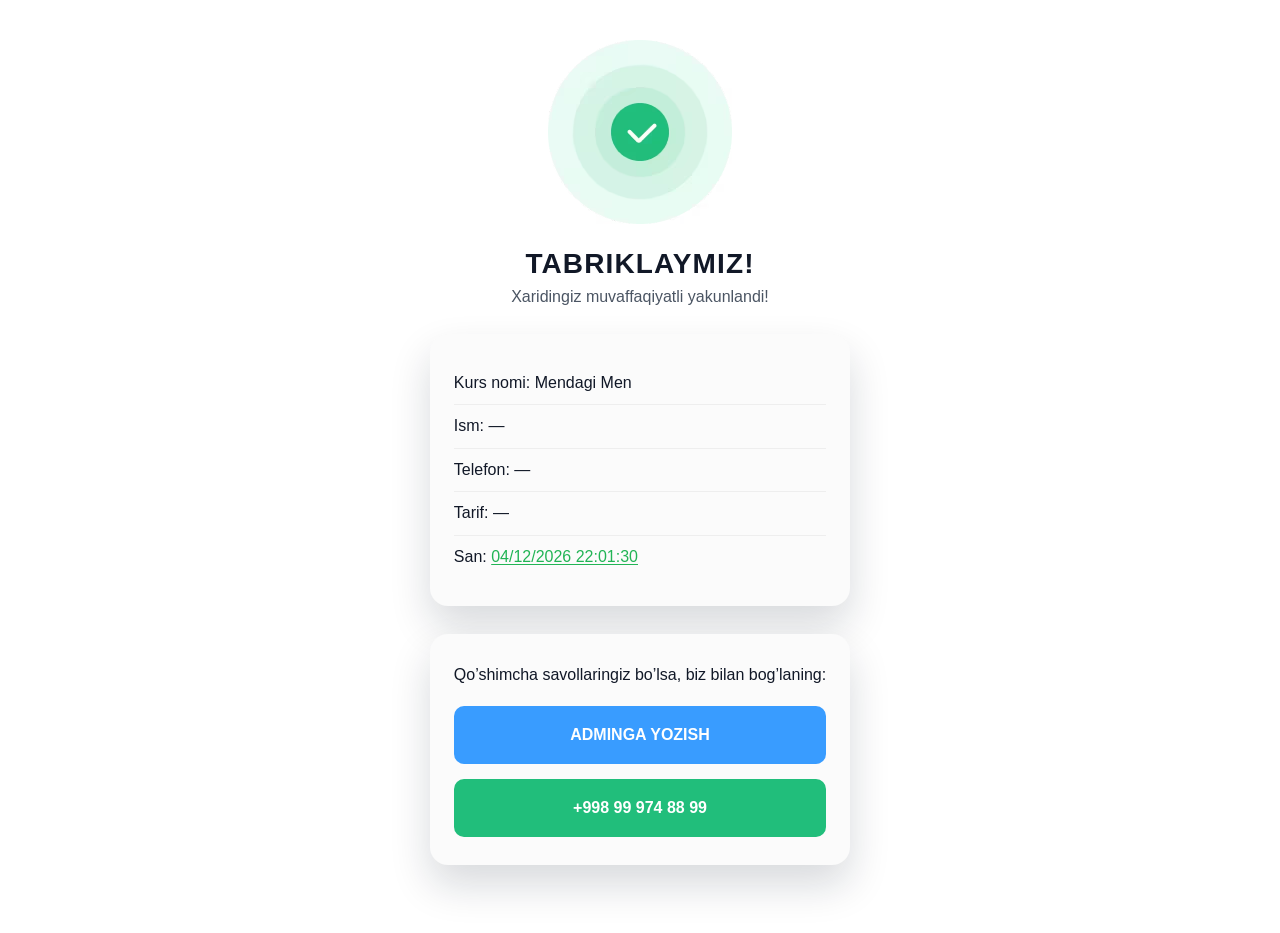
<file: thankYou.html>
<!DOCTYPE html>
<html lang="uz">

<head>
  <meta charset="UTF-8" />
  <meta name="viewport" content="width=device-width,initial-scale=1" />
  <title>Tabriklaymiz</title>
  <style>
    * {
      margin: 0;
      padding: 0;
      box-sizing: border-box;
    }

    body {
      font-family: -apple-system, BlinkMacSystemFont, "Segoe UI", Roboto,
        "Helvetica Neue", Arial, sans-serif;
      background-color: #ffffff;
      color: #111827;
    }

    .page-wrapper {
      min-height: 100vh;
      display: flex;
      align-items: center;
      justify-content: center;
      padding: 40px 16px;
    }

    .content {
      max-width: 560px;
      text-align: center;
    }

    .check-icon {
      display: block;
      margin: 0 auto 24px;
    }

    .title {
      font-size: 28px;
      font-weight: 800;
      letter-spacing: 0.04em;
      margin-bottom: 8px;
    }

    .subtitle {
      font-size: 16px;
      color: #4b5563;
      margin-bottom: 28px;
    }

    .details-card {
      background-color: #fbfbfb;
      border-radius: 18px;
      padding: 28px 24px;
      box-shadow: 0 20px 40px rgba(15, 23, 42, 0.16);
      text-align: left;
      margin: 0 auto 28px;
    }

    .detail-row {
      padding: 10px 0;
      border-bottom: 1px solid #eeeeee;
      font-size: 16px;
      line-height: 1.4;
    }

    .detail-row:last-child {
      border-bottom: none;
    }

    .detail-label {
      font-weight: 500;
    }

    .detail-value {
      font-weight: 500;
    }

    .detail-date {
      color: #22b455;
      text-decoration: underline;
      text-underline-offset: 2px;
    }

    .text-block {
      font-size: 16px;
      color: #111827;
      line-height: 1.6;
      margin-bottom: 18px;
    }

    .signature {
      font-size: 16px;
      font-weight: 500;
      color: #111827;
      text-align: left;
    }

    @media (max-width: 480px) {
      .details-card {
        padding: 22px 18px;
      }

      .title {
        font-size: 24px;
      }

      .subtitle {
        font-size: 15px;
      }

      .signature {
        text-align: center;
      }
    }

    .payment__btn {
      display: flex;
      justify-content: center;
      padding: 20px;
      width: 100%;
      background-color: #399cff;
      border-radius: 10px;
      font-family: MontserratSemiBold, sans-serif;
      font-weight: 600;
      color: #ffffff;
      text-decoration: none;
      transition: all 0.3s;
      text-transform: uppercase;
      border: none;
    }
  </style>
</head>

<body>
  <div class="page-wrapper">
    <div class="content">
      <!-- Check icon -->
      <img src="./images/check.avif" alt="Tasdiqlandi" class="check-icon" width="184" height="184" />

      <h1 class="title">TABRIKLAYMIZ!</h1>
      <p class="subtitle">Xaridingiz muvaffaqiyatli yakunlandi!</p>

      <div class="details-card">
        <div class="detail-row">
          <span class="detail-label">Kurs nomi:</span>
          <span class="detail-value">Mendagi Men</span>
        </div>
        <div class="detail-row">
          <span class="detail-label">Ism:</span>
          <span class="detail-value ism">—</span>
        </div>
        <div class="detail-row">
          <span class="detail-label">Telefon:</span>
          <span class="detail-value tel">—</span>
        </div>
        <div class="detail-row">
          <span class="detail-label">Tarif:</span>
          <span class="detail-value tarif">—</span>
        </div>
        <div class="detail-row">
          <span class="detail-label">San:</span>
          <span class="detail-value detail-date san">—</span>
        </div>
      </div>

      <div class="details-card">
        <p class="text-block" style="text-align: center;">
          Qo’shimcha savollaringiz bo’lsa, biz bilan bog’laning:
        </p>

        <a href="https://t.me/Mindquest_1?text=Assalomu%20alaykum.%0AMen%20Mendagi%20Men%20kursiga%20yozilmoqchi%20edim."
          class="payment__btn payment__btn--admin">Adminga yozish</a>
        <a href="tel:+998999748899"
          style="background-color: #21BE7B;border-color: #21BE7B; margin-top: 15px; display: flex;"
          class="payment__btn payment__btn--admin">+998 99 974 88 99</a>
      </div>

    </div>
  </div>
  <script src="./js/thankYou.js"></script>
</body>

</html>
</file>
<file: css/index.css>
* {
  margin: 0;
  padding: 0;
  box-sizing: border-box;
}

@font-face {
  font-family: MontserratBold;
  src: url(../fonts/Montserrat-Bold.ttf);
  font-display: swap;
}

@font-face {
  font-family: MontserratSemiBold;
  src: url(../fonts/Montserrat-SemiBold.ttf);
  font-display: swap;
}

@font-face {
  font-family: MontserratMedium;
  src: url(../fonts/Montserrat-Medium.ttf);
  font-display: swap;
}

@font-face {
  font-family: MontserratNormal;
  src: url(../fonts/Montserrat-Regular.ttf);
  font-display: swap;
}
body {
  background-color: black;
}

.main {
  padding-top: 40px;
  padding-bottom: 106px;
}

.main-container {
  max-width: 500px;
  width: 100%;
  margin-left: auto;
  margin-right: auto;
  padding-left: 20px;
  padding-right: 20px;
}
.title{
  text-align: center;
  color: white;
  font-size: clamp(12px, 5.1vw, 24px);
  font-weight: 700;
  margin-bottom: 20px;
  text-transform: uppercase;
}
.title span{
  color: #7c3aed;
}
.main-plan {
  width: 100%;
  background-color: #fff;
  border-radius: 30px;
  padding-bottom: 30px;
  padding: 0;
  padding-bottom: 20px;
}

.plan-header {
  padding: 20px 31px;
  border-top-left-radius: 30px;
  border-top-right-radius: 30px;
  margin-bottom: 24px;
  border-bottom: 1px solid #6b6b6b;
}

.line {
  margin-left: auto;
  margin-right: auto;
  display: flex;
  object-fit: contain;
}

.plan-header-bottom {
  display: flex;
  justify-content: space-between;
  max-width: 357px;
  margin-left: auto;
  margin-right: auto;
}
.plan-header-bottom-text {
  font-family: MontserratSemiBold, sans-serif;
  font-weight: 600;
  font-size: 15px;
  letter-spacing: 0%;
  text-align: center;
  color: #000;
}


.plan-title {
  font-family: MontserratBold, sans-serif;
  font-weight: 700;
  font-size: clamp(12px, 3.9vw, 20px);
  text-align: center;
  text-transform: uppercase;
  line-height: 125%;
  padding: 10px 20px;
  border-radius: 8px;
  color: white;
  max-width: 400px;
  margin-left: auto;
  margin-right: auto;
  max-width: 420px;
  margin-bottom: 10px;
}
.plan-date {
  font-family: MontserratNormal, sans-serif;
  font-size: 18px;
  text-align: center;
  margin-bottom: 11px;
  font-weight: normal;
}
b {
  font-family: MontserratBold, sans-serif;
  font-weight: 700;
}
.plan-description {
  font-family: MontserratBold, sans-serif;
  text-align: center;
  font-size: clamp(10px, 3.2vw, 16px);
  font-weight: bold;
  margin-bottom: 10px;
  margin-left: auto;
  margin-right: auto;
  border-radius: 10px;
  text-transform: uppercase;
}

.center {
  padding: 0 20px;
}
.plan-select-now {
  margin-left: auto;
  margin-right: auto;
  text-align: center;
  font-family: MontserratNormal, sans-serif;
  font-size: 11px;
  font-weight: normal;
  margin-bottom: 5px;
}
.plan-list {
  max-width: 323px;
  width: 100%;
  margin-left: auto;
  margin-right: auto;
  list-style: none;
  display: flex;
  flex-direction: column;
  gap: 15px;
}

.form {
  display: grid;
  grid-template-columns: 1fr;
  gap: 12px;
}
.form__col {
  display: grid;
  grid-template-columns: 1fr;
}

.label {
  font-family: MontserratSemiBold, sans-serif;
  font-size: 16px;
  margin-bottom: 2px;
}
.input {
  padding: 8px 12px;
  border-radius: 10px;
  border: 1px solid black;
  outline: none;
  font-size: 18px;
  width: 100%;
}

.plan-list-btn {
  font-family: MontserratSemiBold, sans-serif;
  width: 100%;
  text-align: center;
  background-color: #7c3aed;
  box-shadow: 0px 6px 0px 0px #4b258d, 0px 24.84px 74.51px -11.29px #cd122533;
  border: none;
  padding: 9px 31px;
  border-radius: 8px;
  font-size: 18px;
  font-weight: 600;
  color: white;
  cursor: pointer;
  transition: all 0.3s;
  text-transform: uppercase;
}

footer {
  background-color: #131212;
  padding: 40px 0px;
  color: #fff;
  text-align: center;
}

.footer-container {
  max-width: 384px;
  width: 100%;
  margin-left: auto;
  margin-right: auto;
  padding: 20px;
  display: flex;
  flex-direction: column;
  justify-content: center;
  gap: 20px;
}

.footer-title {
  font-family: MontserratMedium, sans-serif;
  font-weight: 500;
  font-size: 16px;
  line-height: 1.5;
  text-align: center;
}

.contact {
  font-family: MontserratBold, sans-serif;
  font-weight: 700;
  font-size: 16px;
  line-height: 100%;
}

.address,
.disclaimer {
  font-family: MontserratNormal, sans-serif;
  font-weight: 400;
  font-size: 12px;
}

.disclaimer {
  text-align: center;
  max-width: 321px;
  margin-left: auto;
  margin-right: auto;
}

.footer__number {
  padding: 0 8px;
  border: 1px solid white;
  max-width: 180px;
  margin-left: auto;
  margin-right: auto;
  border-radius: 10px;
  font-family: MontserratNormal, sans-serif;
  font-size: 16px;
  color: white;
  text-decoration: none;
}

select {
  color: #000;
}

.footer__link-telegram {
  background-color: #8b3fd1;
  padding: 8px 12px;
  border-radius: 10px;
  max-width: 289px;
  display: flex;
  align-items: center;
  gap: 20px;
  font-family: MontserratNormal, sans-serif;
  font-size: 16px;
  color: white;
  text-decoration: none;
  margin-left: auto;
  margin-right: auto;
}
.footer__link-offerta {
  font-family: MontserratNormal, sans-serif;
  font-size: 16px;
  color: white;
}

@media (max-width: 490px) {
  .plan-header-bottom-text {
    font-size: 12px;
  }
}
</file>
<file: css/main.css>
* {
  margin: 0;
  padding: 0;
  box-sizing: border-box;
}

@font-face {
  font-family: MontserratBold;
  src: url(../fonts/Montserrat-Bold.ttf);
  font-display: swap;
}

@font-face {
  font-family: MontserratSemiBold;
  src: url(../fonts/Montserrat-SemiBold.ttf);
  font-display: swap;
}

@font-face {
  font-family: MontserratMedium;
  src: url(../fonts/Montserrat-Medium.ttf);
  font-display: swap;
}

@font-face {
  font-family: MontserratNormal;
  src: url(../fonts/Montserrat-Regular.ttf);
  font-display: swap;
}
/* Subscribe Page Styles */
.prompt-container {
  background-color: #e8e8e8;
  min-height: 100vh;
  display: flex;
  align-items: center;
  justify-content: center;
  padding: 20px;
}

.prompt-box {
  background-color: white;
  border-radius: 20px;
  padding: 30px 20px;
  max-width: 400px;
  width: 100%;
  text-align: center;
  box-shadow: 0 4px 10px rgba(0, 0, 0, 0.1);
  position: relative;
}

.icon {
  margin-bottom: 20px;
}

.promeTitle {
  font-family: MontserratBold, sans-serif;
  font-size: 35px;
  margin-bottom: 15px;
}
.promeTitle > span {
  color: rgb(14, 178, 133);
}

.promtText {
  font-family: MontserratMedium, sans-serif;
  font-size: 16px;
  line-height: 1.5;
  margin-bottom: 20px;
}

.privacy-policy-container {
  margin-top: 20px;
  display: flex;
  align-items: center;
  gap: 5px;
}

#privacyCheckbox {
  width: 25px;
  height: 25px;
  accent-color: #007bff; /* Rangini ham o‘zgartirib bersin */
}
.privacy-label > span {
  color: #ff8461;
}

.privacy-label {
  font-size: 13px !important;
  font-family: MontserratNormal, sans-serif;
  font-weight: 400;
  margin-top: 0 !important;
  margin-bottom: 0 !important;
}
.subscribe-button {
  color: white;
  display: flex;
  cursor: pointer;
  background-color: #008ae7;
  box-shadow: 0px 7px 0px 0px rgba(0, 52, 86, 1);
  width: 100%;
  margin-left: auto;
  margin-right: auto;
  text-align: center;
  font-family: MontserratSemibold, sans-serif;
  font-weight: 600;
  font-size: 18px;
  line-height: 1.5;
  text-transform: uppercase;
  padding: 26px 63px;
  height: 70px;
  align-items: center;
  justify-content: center;
  border: none;
  border-radius: 78px;
  margin-bottom: 27px;
  text-decoration: none;
}

.payment {
  padding-top: 18px;
  padding-bottom: 76px;
}
.payment-container {
  max-width: 470px;
  width: 100%;
  margin-left: auto;
  margin-right: auto;
  padding-left: 16px;
  padding-right: 16px;
}
.payment__header {
  background: linear-gradient(128.56deg, #eff7ff 0%, #d7eaff 100%);
  border-radius: 15px;
  padding: 22px;
  margin-bottom: 21px;
}

.payment__title {
  font-family: MontserratBold, sans-serif;
  color: #2f3463;
  font-size: 22px;
  font-weight: bold;
  margin-bottom: 9px;
  text-transform: uppercase;
}
.size-8 {
  width: 49px;
  height: 49px;
}

.payment__tariff {
  font-family: MontserratNormal, sans-serif;
  font-weight: normal;
  font-size: 15px;
  color: #2f3463;
  margin-bottom: 17px;
  text-transform: capitalize;
}
.payment__price {
  font-family: MontserratBold, sans-serif;
  font-weight: bold;
  font-size: 26px;
  color: #2f3463;
  margin-bottom: 5px;
}
.payment__timer {
  display: flex;
  align-items: center;
  justify-content: space-between;
}
.payment__time {
  font-family: MontserratNormal, sans-serif;
  padding: 10px 20px;
  font-size: 17px;
  color: #7c3aed;
  background-color: #fff;
  border-radius: 10px;
}

.payment__timer-label {
  max-width: 151px;
  width: 100%;
  font-family: MontserratMedium, sans-serif;
  font-size: 14px;
  color: #2f3463;
  line-height: 1.5;
}

.payment__instruction {
  padding: 20px;
  border-radius: 20px;
  margin-bottom: 20px;
  border: 1px solid #E6E7EB
}
.payment__step {
  font-family: MontserratNormal, sans-serif;
  font-size: 20px;
  font-weight: normal;
  color: #000000;
  margin-bottom: 22px;
}

.payment__card {
  background-color: #F6F6F6;
  border: 1px solid #e5e7eb;
  border-radius: 12px;
  margin-bottom: 20px;
  padding: 13px 14px 10px 14px;
  display: flex;
  flex-direction: column;
  text-decoration: none;
      --tw-shadow: 0 1px 3px 0 rgb(0 0 0 / .1), 0 1px 2px -1px rgb(0 0 0 / .1);
    --tw-shadow-colored: 0 1px 3px 0 var(--tw-shadow-color), 0 1px 2px -1px var(--tw-shadow-color);
    box-shadow: var(--tw-ring-offset-shadow, 0 0 #0000), var(--tw-ring-shadow, 0 0 #0000), var(--tw-shadow);
}
.payment__card-bottom {
  display: flex;
  align-items: center;
  justify-content: space-between;
}

.payment__card-right {
  display: flex;
  flex-direction: column;
  align-items: center;
  max-width: 91px;
  font-size: 12px;
  text-align: right;
  color: #8a8a8a;
  cursor: pointer;
  border: none;
  gap: 2px;
  background-color: transparent;
}
.payment__card-header {
  padding-bottom: 11px;
  border-bottom: 1px solid #e5e7eb;
  margin-bottom: 12px;
}

.payment__card-type {
  font-family: MontserratMedium;
  font-size: 20px;
  font-weight: 500;
  display: flex;
  align-items: center;
  gap: 5px;
}

.uzcard {
  width: 20px;
  height: 24px;
}
.visa {
  width: 47px;
  height: 14px;
}
.payment__card-amount {
  font-family: MontserratNormal, sans-serif;
  color: #000;
  font-weight: bold;
  font-size: 16px;
}

.payment__card-number {
  font-family: MontserratMedium, sans-serif;
  color: #000000;
  font-size: 20px;
}

.payment__card-name {
  font-family: MontserratMedium, sans-serif;
  font-size: 15px;
}

.payment__card--payme {
  display: flex;
  flex-direction: column;
  align-items: center;
  gap: 10px;
}
.payme {
  max-width: 80px;
  width: 100%;
  object-fit: cover;
}

.apelsin {
  max-width: 200px;
  width: 100%;
  object-fit: cover;
}
.mb-0 {
  margin-bottom: 0;
}
.uzumImg {
  max-width: 170px;
}
.payments__row {
  display: grid;
  grid-template-columns: 1fr 1fr;
  gap: 0.5rem;
  margin-bottom: 0.5rem;
}
.payme-text {
  font-family: MontserratNormal, sans-serif;
  font-size: 0.875rem;
  line-height: 1.25rem;
  font-weight: 400;
  color: #00000080;
}

.radioRow {
  display: grid;
  grid-template-columns: 1fr 1fr;
  align-items: center;
  gap: 5px;
  margin-bottom: 20px;
}
.radioBox {
  display: flex;
  align-items: center;
  gap: 5px;
  padding: 16px 10px;
  border: 1px solid #e5e7eb;
  border-radius: 10px;
  font-family: MontserratNormal, sans-serif;
  font-size: 13px;
  font-weight: 400;
  cursor: pointer;
}
.uploadCheck {
  padding: 20px 16px;
  display: flex;
  align-items: center;
  flex-direction: column;
  gap: 20px;
  font-family: MontserratMedium, sans-serif;
  font-size: 14px;
  font-weight: 500;
  border: 2px dashed #009FFF;
  border-radius: 10px;
  margin-bottom: 20px;
  cursor: pointer;
  background-color: #009FFF14;
  box-shadow: 0px 2px 4px 0px #B6B6B6;

}
.paymeBtn {
  max-width: 345px;
  width: 100%;
  height: 46px;
  display: flex;
  align-items: center;
  justify-content: center;
  text-decoration: none;
  color: #ffffff;
  font-size: 14px;
  font-family: MontserratSemiBold, Arial, sans-serif;
  line-height: 1.55;
  font-weight: 600;
  letter-spacing: 1px;
  text-transform: uppercase;
  border-radius: 30px 30px 30px 30px;
  background-color: #012425;
  background-position: center center;
  border-color: transparent;
  border-style: solid;
  transition: background-color 0.2s ease-in-out, color 0.2s ease-in-out,
    border-color 0.2s ease-in-out;
}
.payment__step {
  font-family: MontserratMedium, sans-serif;
  font-size: 16px;
  font-weight: 500;
  line-height: 1.5;
}
.payment__confirmation > svg {
  max-width: 138px;
  margin-left: auto;
  margin-right: auto;
  display: flex;
  margin-bottom: 25px;
}

.payment__btn {
  display: flex;
  justify-content: center;
  padding: 20px;
  width: 100%;
  background-color: #399cff;
  border-radius: 10px;
  font-family: MontserratSemiBold, sans-serif;
  font-weight: 600;
  color: #ffffff;
  text-decoration: none;
  transition: all 0.3s;
  text-transform: uppercase;
  border: none;
}

.payment__help {
  border-radius: 20px;
  padding: 20px;
  border: 1px solid #B8B8B8;
  background-color: #F6F6F6;
}

.payment__help-text {
  font-size: 18px;
  font-family: MontserratRegular, sans-serif;
  max-width: 256px;
  text-align: center;
  margin-left: auto;
  margin-right: auto;
  width: 100%;
  margin-bottom: 23px;
}
.payment__btn--admin {
  background-color: #8b3fd1;
  border: 1px solid #8b3fd1;
}

.payment__btn--telegram {
  border: 1px solid #3a9cff;
}
.uploadCheck > svg {
  min-width: 18px;
}

@media (max-width: 480px) {
  .radioBox {
    font-size: 10px;
  }
  .main-title {
    font-size: 22px;
  }
  .payment__title {
    font-size: 17px;
  }
  .payment__header {
    background-color: #d8ebff;
  }
  .main {
    padding-top: 30px;
  }
  .payment__card-number {
    font-size: 16px;
  }
  .payment__card-amount {
    font-size: 18px;
  }
  .payment__card-type {
    font-size: 17px;
  }
  .payment__card-name {
    font-size: 14px;
  }
}
</file>
